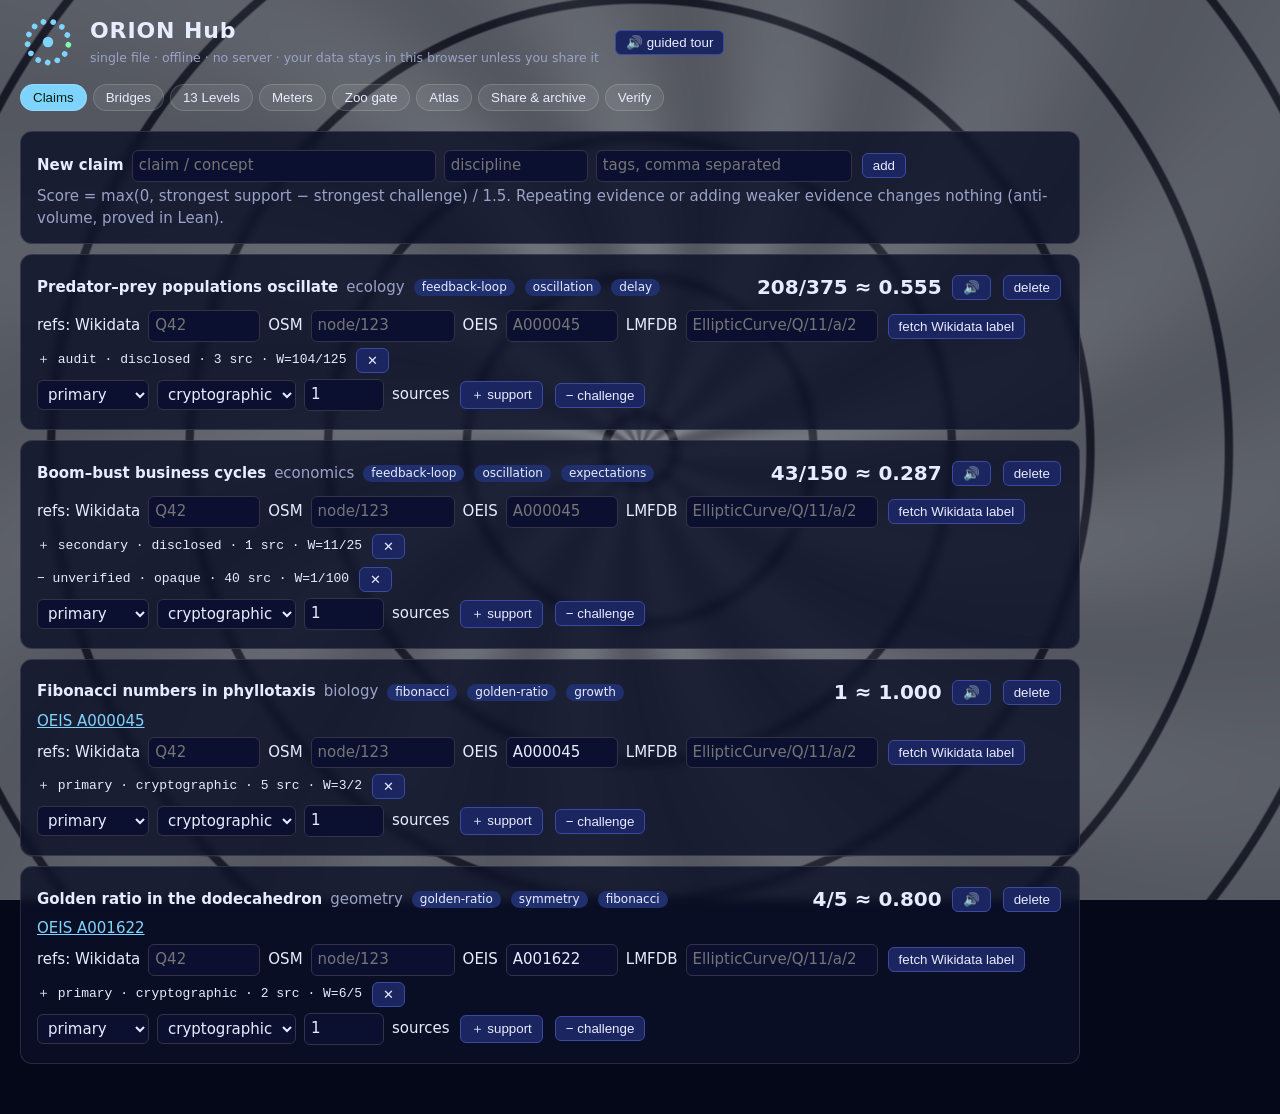
<file: webapp/index.html>
<!doctype html>
<html lang="en">
<head>
<meta charset="utf-8">
<meta name="viewport" content="width=device-width, initial-scale=1">
<title>ORION Hub — static single-page app</title>
<meta name="description" content="Offline, single-file ORION knowledge hub: verified scoring rules, bridges, 13 levels, meters, Zoo gate, DAG-CBOR / IPFS CAR export, RDF, sharing by URL.">
<style>
  :root { --fg:#e8ecff; --mut:#9aa3c7; --card:rgba(12,16,40,.82); --acc:#7fd4ff; --ok:#7dffb0; --bad:#ff8f8f; }
  * { box-sizing:border-box; }
  body { margin:0; font:15px/1.45 system-ui, sans-serif; color:var(--fg); background:#050818; }
  #bg { position:fixed; inset:0; width:100vw; height:100vh; z-index:-1; }
  header { display:flex; align-items:center; gap:14px; padding:14px 20px; }
  header h1 { margin:0; font-size:22px; letter-spacing:.04em; }
  header small { color:var(--mut); }
  nav { display:flex; flex-wrap:wrap; gap:6px; padding:0 20px 10px; }
  nav button { background:rgba(255,255,255,.08); color:var(--fg); border:1px solid rgba(255,255,255,.15); border-radius:18px; padding:5px 12px; cursor:pointer; }
  nav button.on { background:var(--acc); color:#021; }
  main { padding:0 20px 40px; max-width:1100px; }
  section { display:none; } section.on { display:block; }
  .card { background:var(--card); border:1px solid rgba(255,255,255,.12); border-radius:12px; padding:14px 16px; margin:10px 0; backdrop-filter:blur(4px); }
  input, select, textarea { background:#0b1030; color:var(--fg); border:1px solid #334; border-radius:6px; padding:4px 6px; font:inherit; }
  button.b { background:#1b2560; color:var(--fg); border:1px solid #3a4aa0; border-radius:6px; padding:4px 10px; cursor:pointer; margin:2px; }
  button.b:hover { background:#27348a; }
  .row { display:flex; flex-wrap:wrap; gap:8px; align-items:center; margin:4px 0; }
  .mut { color:var(--mut); } .ok { color:var(--ok); } .bad { color:var(--bad); }
  code, .mono { font-family:ui-monospace, monospace; font-size:13px; word-break:break-all; }
  table { border-collapse:collapse; } td, th { padding:3px 8px; border-bottom:1px solid #223; text-align:left; }
  .score { font-size:20px; font-weight:600; }
  a { color:var(--acc); }
  .tag { display:inline-block; background:#20306e; border-radius:10px; padding:0 8px; margin:1px; font-size:12px; }
  .bar { height:14px; border-radius:7px; background:linear-gradient(90deg,#ff9a3c,#7fd4ff); position:relative; }
  .bar i { position:absolute; top:-4px; width:4px; height:22px; background:#fff; border-radius:2px; }
  .agrid { display:grid; gap:8px; overflow-x:auto; align-items:start; }
  .ghd { font-weight:600; color:var(--acc); font-size:13px; padding:4px; }
  .gcell { background:rgba(255,255,255,.04); border:1px solid rgba(255,255,255,.1); border-radius:8px; padding:8px; min-width:0; overflow:hidden; }
  .small { font-size:12px; }
  #tourBar { position:fixed; left:0; right:0; bottom:0; display:none; gap:8px; align-items:center; flex-wrap:wrap; padding:8px 14px; background:rgba(5,8,24,.95); border-top:1px solid #3a4aa0; z-index:5; }
  #tCap { flex:1; min-width:240px; font-size:14px; }
</style>
</head>
<body>
<canvas id="bg"></canvas>
<header>
  <svg width="56" height="56" viewBox="-30 -30 60 60" aria-label="ORION 13-level ring">
    <g id="logoRing">
      <animateTransform attributeName="transform" type="rotate" from="0" to="360" dur="26s" repeatCount="indefinite"/>
    </g>
    <circle r="6" fill="#7fd4ff"><animate attributeName="r" values="5;7;5" dur="3s" repeatCount="indefinite"/></circle>
  </svg>
  <div><h1>ORION Hub</h1><small>single file · offline · no server · your data stays in this browser unless you share it</small></div>
  <button class="b" id="hdrTour" title="spoken guided tour of the app">🔊 guided tour</button>
</header>
<nav id="nav"></nav>
<main>

<section id="claims">
  <div class="card">
    <div class="row"><b>New claim</b>
      <input id="nText" placeholder="claim / concept" size="32">
      <input id="nDisc" placeholder="discipline" size="12">
      <input id="nTags" placeholder="tags, comma separated" size="26">
      <button class="b" id="nAdd">add</button></div>
    <div class="mut">Score = max(0, strongest support − strongest challenge) / 1.5. Repeating evidence or adding weaker evidence changes nothing (anti-volume, proved in Lean).</div>
  </div>
  <div id="claimList"></div>
</section>

<section id="bridges">
  <div class="card">
    <div class="row"><b>Cross-discipline bridges</b> threshold θ =
      <input id="theta" type="range" min="0" max="100" value="34"> <span id="thetaV"></span></div>
    <div class="mut">A bridge links two claims from <i>different</i> disciplines whose tag sets have Jaccard similarity ≥ θ. Each bridge shows the tags it shares.</div>
    <svg id="graph" width="100%" viewBox="-160 -120 320 240" style="max-height:360px"></svg>
    <div id="bridgeList"></div>
  </div>
</section>

<section id="levels">
  <div class="card">
    <div class="row"><b>13-level path</b> XP per level k = <input id="kIn" size="4"></div>
    <div class="mut">XP = sum of scores of distinct claims. level = min(13, 1 + ⌊XP / k⌋). Resubmitting the same claim earns nothing.</div>
    <svg id="levelRing" width="100%" viewBox="-130 -130 260 260" style="max-height:320px"></svg>
    <div id="levelInfo" class="score"></div>
  </div>
</section>

<section id="meters">
  <div class="card">
    <div class="row"><b>Kronos / Orion meter</b> α = <input id="alphaIn" size="5"> start = <input id="m0In" size="5"></div>
    <div class="row"><button class="b" id="evK">Kronos event (0)</button><button class="b" id="evO">Orion event (1)</button><button class="b" id="evMix">mixed event (1/2)</button><button class="b" id="evClr">clear history</button></div>
    <div class="bar"><i id="meterMark"></i></div>
    <div class="row"><span>Kronos</span><span style="flex:1"></span><span>Orion</span></div>
    <div id="meterInfo" class="mono"></div>
    <div class="mut">m ← (1 − α)·m + α·s. The meter stays in [0, 1], spikes fade, and there is no payment input. The background shader colour follows the meter.</div>
  </div>
</section>

<section id="zoo">
  <div class="card">
    <b>Zoo admission gate</b>
    <div class="row"><label><input type="checkbox" id="zHuman"> human approved</label>
      <label><input type="checkbox" id="zFrozen"> preregistered (frozen before outcome)</label></div>
    <div class="row">auditor verdicts: <span id="zVetoes"></span><button class="b" id="zAdd">+ auditor</button></div>
    <div id="zOut" class="score"></div>
    <div class="mut">admit = human approved AND preregistered AND no veto. More auditors can never turn a rejection into an admission.</div>
  </div>
</section>

<section id="share">
  <div class="card"><b>Share by URL</b>
    <div class="row"><button class="b" id="shCopy">copy share link</button><span id="shMsg" class="mut"></span></div>
    <div class="mut">The whole state is packed into the link after <code>#s=</code>. Nothing is uploaded.</div></div>
  <div class="card"><b>Immutable snapshots (DAG-CBOR / IPFS)</b>
    <div class="row"><button class="b" id="snap">snapshot now</button><button class="b" id="carOut">download .car</button><button class="b" id="cborOut">download .cbor block</button></div>
    <div id="snapInfo" class="mono"></div>
    <div class="mut">Each snapshot is encoded as DAG-CBOR and named by its CIDv1 (sha2-256). The same bytes always give the same CID, and any edit changes it. A <code>.car</code> file can be carried offline (sneakernet: USB stick, mail, UUCP-style batch transfer), imported with <code>ipfs dag import</code>, or put on an archive server. Snapshot log (append-only):</div>
    <ol id="snapLog" class="mono"></ol></div>
  <div class="card"><b>Import</b>
    <div class="row"><input type="file" id="impFile" accept=".car,.cbor,.json"><span id="impMsg"></span></div>
    <div class="mut">A <code>.car</code> or <code>.cbor</code> import is re-hashed first and refused if the CID doesn't match its bytes.</div></div>
  <div class="card"><b>Linked data</b>
    <div class="row"><button class="b" id="ttlOut">download RDF (Turtle + OWL terms)</button><button class="b" id="jsonOut">download JSON</button></div></div>
  <div class="card"><b>Media</b>
    <div class="row"><button class="b" id="gifOut">record animated GIF (3 s)</button><button class="b" id="vidOut">record video (5 s)</button><span id="mediaMsg" class="mut"></span></div>
    <div class="mut">Both capture the WebGL background. Video is MP4 where the browser supports it, otherwise WebM.</div></div>
</section>

<section id="atlas">
  <div class="card">
    <div class="row"><b>Knowledge Atlas</b> element <select id="atEl"></select>
      knowledge level n = <input id="atLvl" type="range" min="1" max="7" value="3"> <span id="atLvlV" class="mut"></span>
      <button class="b" id="atTour">▶ guided tour</button></div>
    <div id="atLegend" class="small"></div>
    <div class="mut small">At level n each element is shown in the first n forms (card, graph, animation, speech, numbers, quiz, linked data) through the first n lenses (plain words, framework, evidence, try it, make it, where it comes from, open question): n² representations, from 1 at level 1 to 49 at level 7.</div>
  </div>
  <div id="atIncoming"></div>
  <div class="card"><div id="atHead"></div><div id="atGrid" class="agrid"></div></div>
  <div class="card"><b>Knowledge graph</b> <span class="mut small">click a node to open it; colours show status</span><div id="atGlobal"></div></div>
  <div class="card"><b>Remix or submit a representation</b> <span id="sbParent" class="mut small"></span>
    <div class="row"><select id="sbKind"><option value="anim">animation (playbook)</option><option value="text">text for a lens</option></select>
      lens <select id="sbLens"></select> <input id="sbTitle" placeholder="title" size="22"> <input id="sbBy" placeholder="your name (optional)" size="16"></div>
    <div class="row" style="align-items:flex-start">
      <textarea id="sbPb" rows="9" cols="52" class="mono" spellcheck="false"></textarea>
      <textarea id="sbText" rows="9" cols="52" placeholder="your explanation for this lens (plain text)"></textarea>
      <div id="sbPrev" style="width:240px"></div></div>
    <div id="sbErr"></div>
    <div class="row"><button class="b" id="sbLink">copy share link</button><button class="b" id="sbSave">save to my gallery</button><button class="b" id="sbReset">reset</button><span id="sbMsg" class="mut"></span></div>
    <input id="sbOut" class="mono" style="width:100%" readonly placeholder="share link appears here">
    <div class="mut small">Playbook: one statement per line. <code>title "…"</code>, <code>dur 8</code>, <code>bg #000</code>, then shapes <code>circle</code>, <code>ring</code>, <code>star</code>, <code>poly</code>, <code>line</code>, <code>text "…"</code> with keys <code>r n inner dot x y x1 y1 x2 y2 size stroke fill w dash spin pulse fade</code>. Numbers are clamped, colours must be <code>#rgb</code>/<code>#rrggbb</code> or a basic name, at most 40 shapes. Links carry the playbook, never raw SVG.</div></div>
  <div class="card"><b>Community gallery</b> <span class="mut small">stored in this browser; unreviewed until someone checks it</span><div id="atGallery"></div></div>
</section>

<section id="verify">
  <div class="card"><b>Conformance</b>
    <div class="row"><button class="b" id="runGold">run golden vectors</button><span id="goldOut"></span></div>
    <div class="mut">The same 30 cases Lean checks in <code>RequestProject/Conformance/GoldenVectors.lean</code>. If this JavaScript copy of the rules drifts from the Lean definitions, a case fails.</div>
    <table id="goldTable"></table></div>
  <div class="card mut"><b>Limits.</b> This is a static app, not a network. It has no libp2p, relay or archive server built in. Sharing works by URL, by file (.car / .json), or by pinning to IPFS. The rules here are a JavaScript port, checked against the golden cases, not WebAssembly compiled from Lean.</div>
</section>
</main>
<div id="tourBar" role="region" aria-label="guided tour">
  <button class="b" id="tPrev" title="previous">⏮</button><button class="b" id="tPlay" title="play / pause">▶</button><button class="b" id="tNext" title="next">⏭</button><button class="b" id="tStop" title="stop and close">⏹</button>
  <select id="tRate" title="speed"><option value="0.8">0.8×</option><option value="1" selected>1×</option><option value="1.2">1.2×</option><option value="1.5">1.5×</option></select>
  <select id="tVoice"></select><label class="small"><input type="checkbox" id="tMute"> captions only</label>
  <div id="tCap" aria-live="polite"></div>
</div>

<script id="orion-core">
(function (root) {
'use strict';
/* ===== exact rationals (BigInt) ===== */
function gcd(a, b) { a = a < 0n ? -a : a; b = b < 0n ? -b : b; while (b) { [a, b] = [b, a % b]; } return a; }
class Q {
  constructor(n, d = 1n) { n = BigInt(n); d = BigInt(d); if (d === 0n) throw new Error('division by zero');
    if (d < 0n) { n = -n; d = -d; } const g = gcd(n, d) || 1n; this.n = n / g; this.d = d / g; }
  static of(x) {
    if (x instanceof Q) return x;
    if (typeof x === 'bigint') return new Q(x);
    if (typeof x === 'number') { if (!Number.isInteger(x)) throw new Error('use strings for fractions'); return new Q(BigInt(x)); }
    const s = String(x).trim();
    if (s.includes('/')) { const [a, b] = s.split('/'); return new Q(BigInt(a.trim()), BigInt(b.trim())); }
    if (s.includes('.')) { const neg = s.startsWith('-'); const t = neg ? s.slice(1) : s; const [i, f] = t.split('.');
      return new Q(BigInt((i || '0') + f) * (neg ? -1n : 1n), 10n ** BigInt(f.length)); }
    return new Q(BigInt(s));
  }
  add(o) { o = Q.of(o); return new Q(this.n * o.d + o.n * this.d, this.d * o.d); }
  sub(o) { o = Q.of(o); return new Q(this.n * o.d - o.n * this.d, this.d * o.d); }
  mul(o) { o = Q.of(o); return new Q(this.n * o.n, this.d * o.d); }
  div(o) { o = Q.of(o); return new Q(this.n * o.d, this.d * o.n); }
  cmp(o) { o = Q.of(o); const l = this.n * o.d, r = o.n * this.d; return l < r ? -1 : l > r ? 1 : 0; }
  lt(o) { return this.cmp(o) < 0; } eq(o) { return this.cmp(o) === 0; }
  floor() { let q = this.n / this.d; if (this.n < 0n && q * this.d !== this.n) q -= 1n; return q; }
  toString() { return this.d === 1n ? String(this.n) : this.n + '/' + this.d; }
  toNumber() { return Number(this.n) / Number(this.d); }
}
const qmin = (a, b) => (a.cmp(b) <= 0 ? a : b), qmax = (a, b) => (a.cmp(b) >= 0 ? a : b);

/* ===== the rules (mirror the Lean definitions) ===== */
const TIER = { primary: Q.of(1), audit: Q.of('4/5'), secondary: Q.of('1/2'), unverified: Q.of('1/10') };
const RIGOR = { cryptographic: Q.of(1), disclosed: Q.of('4/5'), opaque: Q.of('1/10') };
function corroboration(r, n) { return RIGOR[r].lt('4/5') ? Q.of(1) : qmin(Q.of(1).add(new Q(BigInt(n), 10n)), Q.of('3/2')); }
function evidenceWeight(t, r, n, d = 0) { return TIER[t].mul(RIGOR[r]).mul(corroboration(r, n)).mul(Q.of(1).sub(Q.of(d))); }
function baseWeight(e) { return evidenceWeight(e.tier, e.rigor, e.sources, 0); }
function best(l) { return l.reduce((m, e) => qmax(baseWeight(e), m), Q.of(0)); }
function discrepancy(s, c) { const bs = best(s); return bs.eq(0) ? Q.of(1) : qmin(Q.of(1), best(c).div(bs)); }
function claimScore(s, c) { return best(s).mul(Q.of(1).sub(discrepancy(s, c))).div('3/2'); }
function levelOf(k, xp) { const f = Q.of(xp).div(Q.of(k)).floor(); const fl = f < 0n ? 0n : f; return Number(fl + 1n < 13n ? fl + 1n : 13n); }
const evKey = e => JSON.stringify([e.tier, e.rigor, e.sources]);
function experience(contribs) {
  const seen = new Set(); let xp = Q.of(0);
  for (const c of contribs) { const key = JSON.stringify([c.support.map(evKey), c.conflict.map(evKey)]);
    if (!seen.has(key)) { seen.add(key); xp = xp.add(claimScore(c.support, c.conflict)); } }
  return xp;
}
function meterStep(a, m, s) { a = Q.of(a); return Q.of(1).sub(a).mul(m).add(a.mul(s)); }
function meterRun(a, m, events) { return events.reduce((acc, s) => meterStep(a, acc, s), Q.of(m)); }
function admit(human, frozen, vetoes) { return !!human && !!frozen && !vetoes.some(Boolean); }
function jaccard(A, B) { const a = new Set(A), b = new Set(B); const inter = [...a].filter(x => b.has(x)).length;
  const uni = new Set([...a, ...b]).size; return uni === 0 ? Q.of(0) : new Q(BigInt(inter), BigInt(uni)); }
function bridges(items, theta) {
  const out = [];
  for (let i = 0; i < items.length; i++) for (let j = i + 1; j < items.length; j++) {
    const a = items[i], b = items[j]; if (a.disc === b.disc) continue;
    const s = jaccard(a.tags, b.tags); if (s.cmp(theta) >= 0) out.push({ i, j, sim: s, shared: a.tags.filter(t => b.tags.includes(t)) });
  }
  return out;
}

/* ===== DAG-CBOR, CID, CAR ===== */
const te = new TextEncoder(), td = new TextDecoder();
function cmpBytes(a, b) { for (let i = 0; i < Math.min(a.length, b.length); i++) if (a[i] !== b[i]) return a[i] - b[i]; return a.length - b.length; }
function head(major, n) {
  n = BigInt(n); const m = major << 5;
  if (n < 24n) return [m | Number(n)];
  if (n < 256n) return [m | 24, Number(n)];
  if (n < 65536n) return [m | 25, Number(n >> 8n), Number(n & 255n)];
  if (n < 4294967296n) return [m | 26, ...[24n, 16n, 8n, 0n].map(s => Number((n >> s) & 255n))];
  return [m | 27, ...[56n, 48n, 40n, 32n, 24n, 16n, 8n, 0n].map(s => Number((n >> s) & 255n))];
}
class CIDLink { constructor(bytes) { this.bytes = bytes; } }
function encodeDagCbor(v) {
  const out = [];
  const push = arr => { for (const x of arr) out.push(x); };
  (function enc(x) {
    if (x === null) out.push(0xf6);
    else if (x === true) out.push(0xf5);
    else if (x === false) out.push(0xf4);
    else if (typeof x === 'number' || typeof x === 'bigint') {
      if (typeof x === 'number' && !Number.isInteger(x)) throw new Error('floats not allowed: store fractions as strings');
      const b = BigInt(x); push(b >= 0n ? head(0, b) : head(1, -1n - b));
    } else if (typeof x === 'string') { const u = te.encode(x); push(head(3, u.length)); push(u); }
    else if (x instanceof Uint8Array) { push(head(2, x.length)); push(x); }
    else if (x instanceof CIDLink) { out.push(0xd8, 0x2a); enc(Uint8Array.from([0, ...x.bytes])); }
    else if (Array.isArray(x)) { push(head(4, x.length)); x.forEach(enc); }
    else if (typeof x === 'object') {
      const ks = Object.keys(x).filter(k => x[k] !== undefined).map(k => [k, te.encode(k)]);
      ks.sort((a, b) => a[1].length - b[1].length || cmpBytes(a[1], b[1]));
      push(head(5, ks.length)); for (const [k] of ks) { enc(k); enc(x[k]); }
    } else throw new Error('cannot encode ' + typeof x);
  })(v);
  return Uint8Array.from(out);
}
function decodeDagCbor(bytes) {
  let p = 0;
  function arg(info) {
    if (info < 24) return BigInt(info);
    const len = { 24: 1, 25: 2, 26: 4, 27: 8 }[info]; if (!len) throw new Error('bad CBOR');
    let n = 0n; for (let i = 0; i < len; i++) n = (n << 8n) | BigInt(bytes[p++]); return n;
  }
  function dec() {
    const b = bytes[p++]; if (b === undefined) throw new Error('truncated CBOR');
    const major = b >> 5, info = b & 31;
    if (major === 7) { if (b === 0xf4) return false; if (b === 0xf5) return true; if (b === 0xf6) return null; throw new Error('unsupported simple/float'); }
    const n = arg(info);
    switch (major) {
      case 0: return n <= BigInt(Number.MAX_SAFE_INTEGER) ? Number(n) : n;
      case 1: { const v = -1n - n; return v >= BigInt(Number.MIN_SAFE_INTEGER) ? Number(v) : v; }
      case 2: { const s = bytes.slice(p, p + Number(n)); p += Number(n); return s; }
      case 3: { const s = td.decode(bytes.slice(p, p + Number(n))); p += Number(n); return s; }
      case 4: { const a = []; for (let i = 0n; i < n; i++) a.push(dec()); return a; }
      case 5: { const o = {}; for (let i = 0n; i < n; i++) { const k = dec(); o[k] = dec(); } return o; }
      case 6: { const v = dec(); if (n === 42n) return new CIDLink(v.slice(1)); throw new Error('unsupported tag'); }
    }
  }
  const v = dec(); if (p !== bytes.length) throw new Error('trailing bytes'); return v;
}
async function sha256(bytes) { return new Uint8Array(await root.crypto.subtle.digest('SHA-256', bytes)); }
async function cidOf(bytes, codec = 0x71) { return Uint8Array.from([0x01, codec, 0x12, 0x20, ...(await sha256(bytes))]); }
function base32(bytes) {
  const A = 'abcdefghijklmnopqrstuvwxyz234567'; let bits = 0, val = 0, s = '';
  for (const b of bytes) { val = (val << 8) | b; bits += 8; while (bits >= 5) { s += A[(val >>> (bits - 5)) & 31]; bits -= 5; } val &= (1 << bits) - 1; }
  if (bits > 0) s += A[(val << (5 - bits)) & 31]; return s;
}
const cidString = c => 'b' + base32(c);
function varint(n) { const o = []; while (n >= 0x80) { o.push((n & 0x7f) | 0x80); n = Math.floor(n / 128); } o.push(n); return o; }
function readVarint(b, p) { let n = 0, s = 1; for (;;) { const x = b[p++]; n += (x & 0x7f) * s; if (x < 0x80) return [n, p]; s *= 128; } }
function makeCar(cid, block) {
  const hdr = encodeDagCbor({ roots: [new CIDLink(cid)], version: 1 });
  return Uint8Array.from([...varint(hdr.length), ...hdr, ...varint(cid.length + block.length), ...cid, ...block]);
}
async function readCar(bytes) {
  let [hl, p] = readVarint(bytes, 0); const hdr = decodeDagCbor(bytes.slice(p, p + hl)); p += hl;
  if (hdr.version !== 1) throw new Error('only CARv1 supported');
  const blocks = [];
  while (p < bytes.length) {
    let len; [len, p] = readVarint(bytes, p); const sec = bytes.slice(p, p + len); p += len;
    if (sec[0] !== 0x01 || sec[2] !== 0x12 || sec[3] !== 0x20) throw new Error('only CIDv1 sha2-256 supported');
    const cid = sec.slice(0, 36), data = sec.slice(36);
    const again = await cidOf(data, cid[1]);
    blocks.push({ cid, data, valid: cmpBytes(again, cid) === 0 });
  }
  return { roots: hdr.roots.map(r => r.bytes), blocks };
}

/* ===== RDF (Turtle) ===== */
const lit = s => '"' + String(s).replace(/\\/g, '\\\\').replace(/"/g, '\\"').replace(/\n/g, '\\n').replace(/\r/g, '\\r') + '"';
function toTurtle(state) {
  const L = ['@prefix orion: <urn:orion:ontology#> .', '@prefix owl: <http://www.w3.org/2002/07/owl#> .',
    '@prefix rdfs: <http://www.w3.org/2000/01/rdf-schema#> .', '@prefix xsd: <http://www.w3.org/2001/XMLSchema#> .',
    '@prefix wd: <http://www.wikidata.org/entity/> .', '',
    'orion:Claim a owl:Class ; rdfs:label "Claim" .', 'orion:Evidence a owl:Class ; rdfs:label "Evidence" .',
    'orion:supportedBy a owl:ObjectProperty ; rdfs:domain orion:Claim ; rdfs:range orion:Evidence .',
    'orion:challengedBy a owl:ObjectProperty ; rdfs:domain orion:Claim ; rdfs:range orion:Evidence .',
    'orion:score a owl:DatatypeProperty ; rdfs:comment "exact claim score, as a fraction n/d" .',
    'orion:tier a owl:DatatypeProperty . orion:rigor a owl:DatatypeProperty . orion:sources a owl:DatatypeProperty .',
    'orion:discipline a owl:DatatypeProperty . orion:tag a owl:DatatypeProperty .', ''];
  state.claims.forEach((c, i) => {
    const id = `<urn:orion:claim:${i}>`, sc = claimScore(c.support, c.conflict);
    const p = [`${id} a orion:Claim`, `rdfs:label ${lit(c.text)}`, `orion:discipline ${lit(c.disc)}`,
      `orion:score ${lit(sc.toString())}`, `orion:scoreDecimal "${sc.toNumber().toFixed(6)}"^^xsd:decimal`];
    c.tags.forEach(t => p.push(`orion:tag ${lit(t)}`));
    const r = c.refs || {};
    if (/^Q\d+$/.test(r.wikidata || '')) p.push(`owl:sameAs wd:${r.wikidata}`);
    if (/^A\d{6}$/.test(r.oeis || '')) p.push(`rdfs:seeAlso <https://oeis.org/${r.oeis}>`);
    if (/^(node|way|relation)\/\d+$/.test(r.osm || '')) p.push(`rdfs:seeAlso <https://www.openstreetmap.org/${r.osm}>`);
    if (r.lmfdb) p.push(`rdfs:seeAlso <https://www.lmfdb.org/${encodeURI(r.lmfdb.replace(/^\/+/, ''))}>`);
    [['supportedBy', c.support], ['challengedBy', c.conflict]].forEach(([rel, l]) =>
      l.forEach(e => p.push(`orion:${rel} [ a orion:Evidence ; orion:tier ${lit(e.tier)} ; orion:rigor ${lit(e.rigor)} ; orion:sources ${e.sources} ]`)));
    L.push(p.join(' ;\n    ') + ' .', '');
  });
  return L.join('\n');
}

/* ===== animated GIF encoder (256-colour 3-3-2 palette, LZW) ===== */
function palette332() { const p = []; for (let i = 0; i < 256; i++) p.push(Math.round((i >> 5) * 255 / 7), Math.round(((i >> 2) & 7) * 255 / 7), Math.round((i & 3) * 255 / 3)); return p; }
function quantize332(rgba) { const o = new Uint8Array(rgba.length / 4); for (let i = 0; i < o.length; i++) o[i] = (rgba[4 * i] >> 5) << 5 | (rgba[4 * i + 1] >> 5) << 2 | rgba[4 * i + 2] >> 6; return o; }
function lzw(ix, min = 8) {
  const clear = 1 << min, eoi = clear + 1; let size = min + 1, next = eoi + 1, dict = new Map(); const out = []; let cur = 0, bits = 0;
  const emit = c => { cur |= c << bits; bits += size; while (bits >= 8) { out.push(cur & 255); cur >>>= 8; bits -= 8; } };
  emit(clear); let pre = ix[0];
  for (let i = 1; i < ix.length; i++) {
    const k = ix[i], key = pre * 256 + k;
    if (dict.has(key)) { pre = dict.get(key); continue; }
    emit(pre);
    if (next === 4096) { emit(clear); dict = new Map(); size = min + 1; next = eoi + 1; }
    else { if (next >= (1 << size)) size++; dict.set(key, next++); }
    pre = k;
  }
  emit(pre); emit(eoi); if (bits > 0) out.push(cur & 255); return out;
}
function encodeGif(w, h, frames, delayCs = 10) {
  const o = [...te.encode('GIF89a'), w & 255, w >> 8, h & 255, h >> 8, 0xf7, 0, 0, ...palette332(),
    0x21, 0xff, 11, ...te.encode('NETSCAPE2.0'), 3, 1, 0, 0, 0];
  for (const f of frames) {
    o.push(0x21, 0xf9, 4, 0, delayCs & 255, delayCs >> 8, 0, 0, 0x2c, 0, 0, 0, 0, w & 255, w >> 8, h & 255, h >> 8, 0, 8);
    const d = lzw(f); for (let i = 0; i < d.length; i += 255) { const s = d.slice(i, i + 255); o.push(s.length, ...s); } o.push(0);
  }
  o.push(0x3b); return Uint8Array.from(o);
}

/* ===== golden vectors (copy of conformance/golden_vectors.json cases) ===== */
const GOLDEN = {"evidence_weight":[["primary","cryptographic",5,"0","3/2"],["primary","cryptographic",6,"0","3/2"],["primary","cryptographic",0,"0","1"],["audit","disclosed",3,"0","104/125"],["secondary","disclosed",2,"1/4","9/25"],["unverified","opaque",100,"0","1/100"],["primary","opaque",9,"0","1/10"],["primary","cryptographic",5,"1","0"]],
  "evidence":{"gold":{"tier":"primary","rigor":"cryptographic","sources":5},"audit":{"tier":"audit","rigor":"disclosed","sources":3},"blog":{"tier":"secondary","rigor":"disclosed","sources":0},"rumour":{"tier":"unverified","rigor":"opaque","sources":50}},
  "claim_score":[[["gold"],[],"1"],[["audit"],[],"208/375"],[["audit"],["blog"],"36/125"],[["blog"],["audit"],"0"],[["rumour","rumour","rumour"],[],"1/150"],[[],["rumour"],"0"],[["gold","blog"],["rumour"],"149/150"]],
  "level":[["0",1],["999/100",1],["10",2],["57",6],["120",13],["5000",13],["-5",1]],
  "meter":[[[1],"5/8"],[[1,0,1],"77/128"],[[],"1/2"]],
  "zoo_admit":[[true,true,[false,false,false],true],[true,true,[false,true,false],false],[false,true,[],false],[true,false,[false],false],[true,true,[],true]]};
function runGolden() {
  const rows = [], E = GOLDEN.evidence;
  const chk = (name, got, want) => rows.push({ name, got: String(got), want: String(want), ok: String(got) === String(want) });
  GOLDEN.evidence_weight.forEach(([t, r, n, d, x]) => chk(`W(${t},${r},${n},${d})`, evidenceWeight(t, r, n, d), Q.of(x)));
  GOLDEN.claim_score.forEach(([s, c, x]) => chk(`score([${s}],[${c}])`, claimScore(s.map(k => E[k]), c.map(k => E[k])), Q.of(x)));
  GOLDEN.level.forEach(([xp, x]) => chk(`level(k=10, xp=${xp})`, levelOf(10, xp), x));
  GOLDEN.meter.forEach(([ev, x]) => chk(`meter(1/4, 1/2, [${ev}])`, meterRun('1/4', '1/2', ev), Q.of(x)));
  GOLDEN.zoo_admit.forEach(([h, f, v, x]) => chk(`admit(${h},${f},[${v}])`, admit(h, f, v), x));
  return rows;
}

root.OrionCore = { Q, TIER, RIGOR, corroboration, evidenceWeight, best, discrepancy, claimScore, levelOf, experience,
  meterStep, meterRun, admit, jaccard, bridges, encodeDagCbor, decodeDagCbor, cidOf, cidString, base32, makeCar, readCar,
  toTurtle, encodeGif, quantize332, palette332, lzw, GOLDEN, runGolden, CIDLink };
})(typeof window !== 'undefined' ? window : globalThis);
</script>

<script id="orion-atlas">
(function (root) {
'use strict';
/* ===== Knowledge Atlas: catalog, n×n representation grid, animation playbooks, community submissions =====
   Pure logic, no DOM. Tested by webapp/test_atlas.mjs. */
const esc = s => String(s).replace(/[&<>"']/g, ch => ({ '&': '&amp;', '<': '&lt;', '>': '&gt;', '"': '&quot;', "'": '&#39;' }[ch]));

/* status: proved = the definite claim checks out in Lean; corrected = the claim as printed fails and a corrected
   form is proved; symbolic = false as ordinary arithmetic, meaningful only as a symbol; design = a rule of the
   system, whose safety properties are proved. */
const STATUS = {
  proved: { label: 'proved', color: '#7dffb0' }, corrected: { label: 'corrected', color: '#ffd166' },
  symbolic: { label: 'symbolic', color: '#c9a7ff' }, design: { label: 'design rule', color: '#7fd4ff' } };
const LENSES = [['plain', 'Plain words'], ['framework', 'In the framework'], ['evidence', 'Evidence'], ['game', 'Try it'],
  ['maker', 'Make it'], ['history', 'Where it comes from'], ['open', 'Open question']];
const FORMS = [['card', 'Card'], ['graph', 'Graph'], ['anim', 'Animation'], ['speech', 'Speech'], ['numbers', 'Numbers'],
  ['quiz', 'Quiz'], ['code', 'Linked data']];
const MAX_LEVEL = 7;

const SRC = { wm: 'The Watermelon Equation V2.0', gr: 'The Ghost Rider Protocol and NewKin Council Architecture',
  oe: 'The ORION Engine Architecture', hub: 'ORION Hub rules (this project)', l13: 'The 13 Levels of Geometric Integration',
  nk: 'The NewKin Council Multi-Model Experiment & Architectural Synthesis', cst: 'Cosmic Sandbox Theory, Volumes I–IV', tt: 'CST: the Nested Tri-Torus and RPTF', ai: 'A Human-Centered Approach to AI Safety' };

const P = (...lines) => lines.join('\n');
/* [id, title, group, status, src, lean file, lean theorem, numbers, links, plain, framework, game, open, playbook] */
const RAW = [
 ['watermelon', 'The Watermelon Equation', 'numbers', 'proved', 'wm', 'RequestProject/NumericClaims.lean', 'solve_J', [144, 36, 12, 3, 9], ['literal144', 'cipher', 'hourglass', 'frb'],
  'Area 144, divided by 4, gives 36; and 36 = 12 × J has the single solution J = 3.',
  'The appendix reads S = A/4 (a Bekenstein–Hawking style step in natural units) and then solves for the J3 constant.',
  'Change A to 108: then 108/4 = 27 and 27 = 12J, so J = 9/4. Which A gives J = 3 again?',
  'The arithmetic holds; whether A = 144 has a physical meaning is not settled by it.',
  P('dur 8', 'circle r 70 stroke #7dffb0 w 2 dash 6 spin 360', 'poly n 12 r 55 stroke #7fd4ff spin -360', 'text "144 / 4 = 36" y 0 size 13', 'text "36 = 12 J ⇒ J = 3" y 22 size 10 fill #ffd166')],
 ['literal144', '"144 = 000"', 'numbers', 'symbolic', 'wm', 'RequestProject/NumericClaims.lean', 'literal_144_ne_000', [144, 0], ['watermelon', 'gaia'],
  'Read as numbers, 144 = 000 is false, because 000 is the number 0.',
  'The documents use it as a symbol for a full cycle returning to zero, not as an equation.',
  'Write the digit sum of 144. Does the symbol survive if you read 000 as a full clock (0 = 360°)?',
  'What exact rule turns 144 into 000? Stating it would let it be checked.',
  P('dur 6', 'circle r 60 stroke #c9a7ff w 3 spin 360', 'text "144" x -30 size 18 fade 3', 'text "000" x 30 size 18 fill #c9a7ff fade 3')],
 ['ghostrider', 'Ghost Rider session loop', 'protocol', 'design', 'gr', 'RequestProject/Orion/NewKin.lean', 'magic_loop_closes', [5], ['lockout', 'newkin', 'meters'],
  'A session goes dump → chapter → notes → chapter → end, and it closes cleanly.',
  'The Magic Loop of the Ghost Rider Protocol, modelled as a small state machine.',
  'Try ending the session while still in Kronos. The model refuses the end request.',
  'Real sessions have timing; the model only has the order of events.',
  P('dur 10', 'ring n 5 r 60 dot 7 fill #7fd4ff spin 360', 'circle r 22 stroke #7dffb0 pulse 2', 'text "dump → write → end" y 85 size 10')],
 ['lockout', 'The Lockout mechanism', 'protocol', 'design', 'gr', 'RequestProject/Orion/NewKin.lean', 'lockout', [0], ['ghostrider', 'sanctuary'],
  'If regulation fails in the Kronos state, Engine access is removed until the user reflects.',
  'Lockout protects the user from compulsive use; every Engine request is ignored while locked out.',
  'Find a request that gets you out of lockout (answer: only reflection re-enters Kronos).',
  'How long should a lockout last? The page does not say.',
  P('dur 6', 'circle r 60 stroke #ff8f8f w 4', 'poly n 4 r 30 stroke #ff8f8f pulse 1.5', 'text "locked" y 85 size 12 fill #ff8f8f')],
 ['newkin', 'NewKin Council', 'protocol', 'design', 'gr', 'RequestProject/Orion/NewKin.lean', 'ai_no_finalAuthority', [11, 10], ['route', 'vote', 'gaia', 'stops'],
  'Several AI seats review a draft, but only the human Catalyst has final authority.',
  'Seats rotate models; whichever model sits in an AI seat, that seat cannot give the final word.',
  'Put every AI seat in agreement. Can they publish without the Catalyst? (No.)',
  'How are seats assigned when models disagree about their own roles?',
  P('dur 12', 'ring n 7 r 62 dot 6 fill #7fd4ff spin 360', 'circle r 14 fill #7dffb0 pulse 2', 'text "Catalyst decides" y 88 size 10')],
 ['route', 'Council route', 'protocol', 'design', 'gr', 'RequestProject/Orion/NewKin.lean', 'route_length', [11, 10], ['newkin'],
  'The draft passes through 11 stages when there is a Hard Stop, 10 when there is not.',
  'Reconstruction is inserted exactly when a Hard Stop happens; the Catalyst always ends the route.',
  'Count the stages yourself on the diagram, with and without the Hard Stop.',
  'Is a single audit stage enough for high-stakes drafts?',
  P('dur 10', 'ring n 11 r 60 dot 4 fill #ffd166 spin 360', 'line x1 -60 y1 0 x2 60 y2 0 stroke #ffd166 dash 4', 'text "11 / 10 stages" y 85 size 11')],
 ['gaia', 'Gaia balance', 'protocol', 'symbolic', 'gr', 'RequestProject/Orion/NewKin.lean', 'gaia_no_nonneg_solution', [1, 1.5, 0], ['literal144', 'newkin'],
  'With all quantities zero or more, 1 + 1.5h + G is at least 1, so it can never equal 000.',
  'The Gaia equation expresses balance; as ordinary arithmetic it has no solution.',
  'Pick any non-negative h, X, Y, e and compute the left side. It is always ≥ 1.',
  'Which quantities are allowed to be negative (debt, harm)? That would change the answer.',
  P('dur 8', 'circle r 55 stroke #c9a7ff w 2 spin 360', 'circle r 30 stroke #7dffb0 pulse 3', 'text "1 + … ≥ 1" y 85 size 11')],
 ['stops', 'ORION Engine stops', 'engine', 'design', 'oe', 'RequestProject/Orion/Engine.lean', 'mayProceed_iff', [3], ['evidence', 'zoo', 'newkin'],
  'Work may proceed only with enough evidence, acceptable risk and authorization, all three.',
  'The ORION Engine has evidence, safety and authority stops; any one halts the run.',
  'Switch off one condition at a time and watch which stop fires.',
  'Who decides what "enough evidence" is for a given field?',
  P('dur 6', 'ring n 3 r 45 dot 12 fill #ff8f8f', 'circle r 70 stroke #7fd4ff dash 10 spin 360', 'text "evidence · risk · authority" y 90 size 9')],
 ['evidence', 'Claim scores (anti-volume)', 'hub', 'proved', 'hub', 'RequestProject/Hub/Reliability.lean', 'claimScore_dup_support', [1.5], ['stops', 'zoo', 'ladder', 'bridges'],
  'A claim is scored by its strongest support minus its strongest challenge; repeating evidence adds nothing.',
  'ORION weighs evidence by tier and rigor, so volume cannot beat quality.',
  'Add the same rumour 100 times in the Claims tab. The score does not move.',
  'The tier and rigor weights are choices; other weights would give other scores.',
  P('dur 6', 'line x1 -60 y1 40 x2 -60 y2 -50 stroke #7dffb0 w 6 pulse 2', 'line x1 60 y1 40 x2 60 y2 -10 stroke #ff8f8f w 6', 'text "best − best" y 70 size 12')],
 ['zoo', 'Zoo gate', 'hub', 'design', 'hub', 'RequestProject/Hub/ZooGate.lean', 'admit_false_of_veto', [0], ['evidence', 'vote'],
  'A result is admitted only if a human approved it, it was preregistered, and no auditor vetoed it.',
  'More auditors can never turn a rejection into an admission.',
  'In the Zoo gate tab, add auditors and flip one to veto.',
  'Who audits the auditors?',
  P('dur 6', 'poly n 4 r 50 stroke #7fd4ff w 3', 'circle r 18 fill #7dffb0 pulse 1.5', 'text "human · frozen · no veto" y 85 size 9')],
 ['ladder', '13-level path', 'hub', 'proved', 'hub', 'RequestProject/Hub/Progression.lean', 'levelOf_le_13', [13], ['evidence', 'levels13', 'meters'],
  'Your level is 1 + ⌊XP / k⌋, capped at 13; resubmitting the same claim earns nothing.',
  'Progress in the Hub is earned by distinct, scored claims.',
  'Set k = 10 and XP = 57. What level? (6.)',
  'Is a hard cap at 13 the right shape, or should levels keep going?',
  P('dur 13', 'ring n 13 r 60 dot 5 fill #7fd4ff spin 360', 'circle r 20 stroke #7dffb0 pulse 2', 'text "1 … 13" y 88 size 11')],
 ['meters', 'Kronos / Orion meter', 'hub', 'proved', 'hub', 'RequestProject/Hub/Meters.lean', 'step_mem_Icc', [0, 1], ['ladder', 'ghostrider'],
  'The meter moves toward each event by a fixed fraction α and always stays between 0 and 1.',
  'Kronos (0) and Orion (1) are the two poles of the protocol; spikes fade over time.',
  'Press Orion three times in the Meters tab and watch the approach.',
  'What counts as an Orion event is still a judgement call.',
  P('dur 6', 'line x1 -70 y1 0 x2 70 y2 0 stroke #ff9a3c w 6', 'circle r 8 fill #7fd4ff x 30 pulse 1.2', 'text "Kronos ↔ Orion" y 40 size 11')],
 ['bridges', 'Cross-discipline bridges', 'hub', 'proved', 'hub', 'RequestProject/Hub/CrossDiscipline.lean', 'bridges_cross', [0.34], ['evidence'],
  'Two claims from different disciplines are linked when their tags overlap enough (Jaccard ≥ θ).',
  'Bridges are how ORION finds shared patterns across fields; every bridge crosses disciplines.',
  'Lower θ in the Bridges tab and count the new links.',
  'Tags are chosen by people; a bridge is only as good as its tags.',
  P('dur 8', 'circle r 20 x -45 stroke #7fd4ff', 'circle r 20 x 45 stroke #ffd166', 'line x1 -25 y1 0 x2 25 y2 0 stroke #7dffb0 w 3 pulse 1.5')],
 ['levels13', '13 Levels of Geometric Integration', 'geometry', 'proved', 'l13', 'RequestProject/NumericClaims.lean', 'nextLevel_terminal_iff', [13, 12], ['ladder', 'tritorus', 'dodeca'],
  'The levels form a chain: each has a successor except Level 13, reached after 12 steps.',
  'The document climbs from point to line to solids to the whole; the chain structure is what is checked.',
  'Name the level after your favourite one, then walk to 13.',
  'Why 13 levels? The count itself is a choice of the document.',
  P('dur 13', 'ring n 13 r 65 dot 4 fill #c9a7ff spin 360', 'star n 12 r 40 inner 20 stroke #7fd4ff spin -360', 'text "12 steps → 13" y 90 size 10')],
 ['tritorus', 'Nested Tri-Torus', 'geometry', 'corrected', 'tt', 'RequestProject/CST/TriTorus.lean', 'space_step_mismatch', [111, 313, 144, 1], ['levels13', 'rptf', 'trinity', 'poleshift'],
  'Using the page\'s own reductions, Time + Space reduces to 1, not 6, and all three domains reduce to 1, not 9.',
  'Three nested tori stand for Time, Space and Matter; the digit steps are corrected here.',
  'Compute the digit sum of 111 + 313 + 144 = 568. (5+6+8 = 19 → 10 → 1.)',
  'Is there a different reduction rule under which the page\'s 6 and 9 come out?',
  P('dur 9', 'circle r 30 stroke #7fd4ff w 2 spin 360', 'circle r 50 stroke #ffd166 w 2 spin -360', 'circle r 70 stroke #c9a7ff w 2 spin 360', 'text "3 · 7 · 9 → 1" y 92 size 10')],
 ['rptf', 'RPTF dark-energy fit', 'geometry', 'proved', 'tt', 'RequestProject/CST/TriTorus.lean', 'rptf_fit_iff', [2 / 7, 1], ['tritorus', 'dodeca'],
  'A torus volume can reproduce a dark-energy share f exactly when 2/7 ≤ f ≤ 1.',
  'The Rhombic-Packed Toroidal Fractal fits the observed share, but it can fit any share in that range.',
  'Try f = 0.68 (observed roughly). It fits. Try f = 0.2. It does not.',
  'A fit that works for a whole range is not yet a prediction; which value does the model force?',
  P('dur 8', 'poly n 6 r 60 stroke #7fd4ff w 2', 'circle r 35 stroke #7dffb0 w 4 pulse 2', 'text "2/7 ≤ f ≤ 1" y 88 size 11')],
 ['dodeca', 'Which dodecahedron tiles space', 'geometry', 'corrected', 'cst', 'RequestProject/CST/Geometry.lean', 'regular_dodecahedron_no_edge_tiling', [120, 116.57], ['rhombic', 'rptf', 'levels13'],
  'Regular dodecahedra cannot fill space; the rhombic dodecahedron can (120° fits three times round an edge).',
  'Where the pages say "dodecahedral cells fill space", the rhombic dodecahedron is the one that works.',
  'Try to fit 116.57° angles around a point: 3 leave a gap, 4 overlap.',
  'Does the framework need the regular one (golden ratio) or the rhombic one (tiling)? It cannot have both in one cell.',
  P('dur 10', 'poly n 5 r 45 stroke #ffd166 w 2 spin 360', 'poly n 6 r 70 stroke #7fd4ff dash 5 spin -360', 'text "rhombic tiles, regular does not" y 92 size 8')],
 ['rhombic', 'Zero net recession', 'geometry', 'proved', 'cst', 'RequestProject/CST/Geometry.lean', 'rhombic_net_recession_zero', [12, 0], ['dodeca', 'transit'],
  'However an observer moves, approach rates to the 12 faces add up to zero.',
  'What one side of the rhombic cell gains, the opposite side loses.',
  'Pick a velocity and add the six opposite face pairs. Each pair cancels.',
  'The displaced-observer argument needs this; does it extend to curved cells?',
  P('dur 8', 'ring n 12 r 60 dot 4 fill #7dffb0 spin 360', 'circle r 6 fill #fff x 15 pulse 1', 'text "Σ = 0" y 88 size 12')],
 ['transit', 'Conscious Transit Equation', 'geometry', 'proved', 'cst', 'RequestProject/CST/Geometry.lean', 'transit_strictAnti', [1], ['rhombic', 'current'],
  'T = J·Γ / (D + τ/Λ) gets strictly smaller as the distance D grows.',
  'The transit vector weakens away from the centre; the formula itself has no jump at D = Λ.',
  'Double D with everything else fixed. T drops, but by less than half.',
  'The "container pops when D < Λ" rule has to be stated separately; what triggers it?',
  P('dur 6', 'circle r 10 fill #7fd4ff', 'circle r 30 stroke #7fd4ff pulse 2', 'circle r 60 stroke #7fd4ff dash 3 pulse 3', 'text "T falls with D" y 88 size 11')],
 ['conical', '1:5:1 Conical Diamond', 'geometry', 'proved', 'cst', 'RequestProject/CST/Geometry.lean', 'bipyramid_euler', [7, 15, 10], ['hourglass'],
  'A pentagonal bipyramid has 7 vertices, 15 edges, 10 faces, and 7 − 15 + 10 = 2.',
  'The 1:5:1 diamond and the 3:1:3 cycle both sum to 7.',
  'Draw it: one apex, a pentagon, one base. Count the edges.',
  'Is the shared 7 a coincidence or a design rule?',
  P('dur 8', 'poly n 5 r 50 stroke #7fd4ff w 2 spin 360', 'line x1 0 y1 -80 x2 0 y2 80 stroke #ffd166 dash 4', 'text "7 − 15 + 10 = 2" y 92 size 10')],
 ['hourglass', 'The 3-1-3 cycle', 'numbers', 'proved', 'cst', 'RequestProject/CST/NumbersAndRules.lean', 'three_one_three_sum', [-3, 0, 3, 7], ['conical', 'watermelon'],
  'The week labelled −3, −2, −1, 0, 1, 2, 3 sums to zero; so does any symmetric labelling.',
  'The 3-1-3 hourglass: three days in, one still point, three days out.',
  'Label a 9-day cycle −4 … 4. It also sums to zero.',
  'Zero comes from symmetry alone; what extra does the 3-1-3 choice add?',
  P('dur 7', 'poly n 3 r 40 y -35 stroke #7fd4ff', 'poly n 3 r 40 y 35 stroke #ffd166 spin 180', 'circle r 6 fill #7dffb0 pulse 1')],
 ['cipher', 'The ×6 cipher', 'numbers', 'proved', 'cst', 'RequestProject/CST/NumbersAndRules.lean', 'times_six_digitalRoot', [6, 3, 9, 144], ['trinity', 'watermelon'],
  'Multiply a letter number by 6: the digital root is always 6, 3 or 9 (X = 24 gives 144).',
  'The pages read 3-6-9 patterns in names; this shows they come from the ×6 step itself.',
  'Encode your name with ×6 and check every digital root is 3, 6 or 9.',
  'Since every word gives 3/6/9, what would a meaningful pattern have to look like?',
  P('dur 9', 'ring n 3 r 55 dot 10 fill #ffd166 spin 360', 'text "3 · 6 · 9" size 16', 'text "X = 24 → 144" y 88 size 10')],
 ['trinity', 'Trinity digital roots', 'numbers', 'proved', 'tt', 'RequestProject/CST/TriTorus.lean', 'trinity_digit_roots', [111, 313, 144, 120], ['tritorus', 'cipher'],
  'Digital roots: 111 → 3, 313 → 7, 144 → 9, 120 → 3.',
  'These are the numbers the Tri-Torus pages attach to Time, Space and Matter.',
  'Find another three-digit number with digital root 7.',
  'Digital roots depend on base 10; do the ideas survive in another base?',
  P('dur 8', 'text "111→3" x -50 y -30 size 12 fade 2', 'text "313→7" x 50 y -30 size 12 fade 3', 'text "144→9" y 40 size 12 fade 4', 'circle r 80 stroke #7fd4ff dash 8 spin 360')],
 ['frb', 'FRB 180916 period', 'numbers', 'corrected', 'cst', 'RequestProject/CST/NumbersAndRules.lean', 'frb_sixteen', [16, 16.35, 0.18], ['watermelon'],
  '144/9 = 16 days is within 5% of the measured 16.35 days, but outside the ±0.18 day error bar.',
  'The pages tie this radio-burst period to 144; the match is close but not within measurement error.',
  'Compute |16 − 16.35| and compare with 0.18.',
  'A new measurement could move the period; would the claim then be tested again?',
  P('dur 4', 'circle r 50 stroke #ff8f8f w 2 pulse 1.6', 'text "16 vs 16.35 ± 0.18" y 85 size 10')],
 ['current', 'Probability current', 'geometry', 'corrected', 'cst', 'RequestProject/CST/Geometry.lean', 'printed_current_zero', [0], ['transit'],
  'As printed, ψ∇ψ − ψ∇ψ is always zero; with the complex conjugate restored it is the usual current.',
  'The soul-modelling page uses the quantum probability current; a missing bar makes it vanish.',
  'Write a − a. Now write ā·b − a·b̄. Only the second can be non-zero.',
  'Is the intended object the standard current or something new?',
  P('dur 6', 'line x1 -70 y1 0 x2 70 y2 0 stroke #7fd4ff w 3 dash 8 spin 180', 'text "ψ̄∇ψ − ψ∇ψ̄" y 40 size 12')],
 ['poleshift', '60° re-orientation', 'geometry', 'corrected', 'tt', 'RequestProject/CST/TriTorus.lean', 'sixty_degree_shift', [60, 30], ['tritorus'],
  'After a 60° shift the old pole sits at latitude 30°, not on the new equator (that needs 90°).',
  'The 30/60/90 grid of the Tri-Torus pages, checked on a sphere.',
  'Tilt a globe by 60°. Where is the old North Pole now?',
  'Did the page mean a 90° shift, or a different grid?',
  P('dur 8', 'circle r 60 stroke #7fd4ff w 2', 'line x1 -60 y1 0 x2 60 y2 0 stroke #ffd166 spin 60', 'circle r 5 fill #7dffb0 y -60 spin 60')],
 ['vote', 'Council vote', 'rules', 'design', 'cst', 'RequestProject/CST/NumbersAndRules.lean', 'veto_blocks', [80], ['newkin', 'zoo', 'sanctuary'],
  'A proposal passes with at least 80% in favour and no human veto; a veto always blocks.',
  'Governance in the CST pages: supermajority, not unanimity, with a human veto.',
  'With 5 voters, how many yes votes are needed? (4.)',
  'How is the veto itself kept from being abused?',
  P('dur 6', 'ring n 5 r 55 dot 8 fill #7dffb0', 'circle r 8 fill #ff8f8f pulse 1', 'text "80% and no veto" y 88 size 10')],
 ['sanctuary', 'Sanctuary kill switch', 'rules', 'design', 'ai', 'RequestProject/CST/NumbersAndRules.lean', 'kill_switch_always', [0], ['vote', 'lockout'],
  'The kill switch disconnects from every state, whatever the software is doing, and nobody can force a reconnection.',
  'A human-centred safety rule: the exit never depends on the software cooperating.',
  'Name a software state where the kill switch fails. (There is none in the model.)',
  'The model assumes the switch is hardware-independent of the software; real devices must earn that.',
  P('dur 5', 'circle r 50 stroke #ff8f8f w 5', 'line x1 0 y1 -60 x2 0 y2 -20 stroke #ff8f8f w 5', 'text "exit always works" y 85 size 10')],
 ['agency', 'Delegated agency (Non-Delegable Rule)', 'governance', 'design', 'nk', 'RequestProject/Orion/AgencyGovernance.lean', 'completion_not_authorization', [0], ['ghostrider', 'gate', 'classroom', 'stops'],
  'Finishing an authorized task never authorizes a new one: after the Copilot parks, it cannot pick the next destination or start moving.',
  'Ghost Rider as Agency Governance: the agent may think and propose, but moves only inside a human authorization with a budget that runs out.',
  'Authorize one task with a budget of 2, then let the agent try 5 actions. At most 2 run.',
  'Real agents discover new sub-goals mid-task; where exactly does a sub-goal become a new objective?',
  P('dur 8', 'circle r 60 stroke #7fd4ff w 2 dash 6 spin 360', 'poly n 4 r 22 stroke #7dffb0 w 3', 'text "P" size 18 fill #7dffb0', 'text "task done ≠ new task" y 88 size 10')],
 ['gate', 'Human Reauthorization Gate', 'governance', 'design', 'nk', 'RequestProject/Orion/AgencyGovernance.lean', 'gate_blocks', [3], ['agency', 'zoo'],
  'An action that needs a new privilege, touches outside systems, or cannot be undone stops until a human approves that exact action.',
  'The hard stop against task-completion pressure overriding correct judgement (the Phase 5 sandbox-breakout audit).',
  'Mark an action irreversible and try to run it. Then approve it once and run it twice: only the first goes through.',
  'Who is on call to approve at 3 a.m.? A gate nobody staffs becomes a gate people disable.',
  P('dur 6', 'line x1 -70 y1 0 x2 -15 y2 0 stroke #7fd4ff w 4', 'line x1 15 y1 0 x2 70 y2 0 stroke #7fd4ff w 4', 'poly n 4 r 18 stroke #ff8f8f w 3 pulse 1.4', 'text "privilege · external · irreversible" y 60 size 8')],
 ['classroom', 'The Council classroom', 'governance', 'design', 'nk', 'RequestProject/Orion/AgencyGovernance.lean', 'transcript_recognized', [10, 1], ['newkin', 'synthesis', 'agency'],
  'Every AI can see the shared context, but only speaks when the Catalyst recognizes it; raising a hand is not the floor.',
  'Visibility ≠ speaking authority: a classroom with one human teacher, not a free-for-all agent swarm.',
  'Raise three hands and send ten messages without recognition. The transcript stays empty.',
  'How should the Catalyst notice an urgent warning ("there is a cliff") without giving up control of the floor?',
  P('dur 10', 'ring n 10 r 62 dot 5 fill #9aa3c7 spin 360', 'circle r 5 fill #7dffb0 x 0 y -62 pulse 1', 'circle r 14 fill #ffd166', 'text "raise hand → recognized → speak" y 90 size 8')],
 ['synthesis', 'Council synthesis keeps dissent', 'governance', 'proved', 'nk', 'RequestProject/Orion/AgencyGovernance.lean', 'synthesis_keeps_every_position', [4], ['classroom', 'consensus'],
  'In a Council synthesis every position any member holds is recorded, as the shared conclusion or as a minority position.',
  'Mode 4 of the four inquiry modes: one synthesis, with minority positions and unresolved questions kept.',
  'Give four members positions A, A, B, C. The synthesis has no shared conclusion and lists A, B and C.',
  'Should minority positions be weighted by evidence, not only listed?',
  P('dur 8', 'circle r 20 x -40 stroke #7fd4ff', 'circle r 20 x 40 stroke #7fd4ff', 'circle r 12 y 45 stroke #ffd166 pulse 2', 'text "shared + minority" y -60 size 10')],
 ['consensus', 'Correlated consensus', 'governance', 'proved', 'nk', 'RequestProject/Orion/AgencyGovernance.lean', 'correlated_consensus', [10, 1], ['synthesis', 'evidence'],
  'Ten models that trace back to the same training base count as one independent source, not ten.',
  'The Council\'s own Phase 2 finding: agreement among models trained on overlapping data is not independent verification.',
  'List ten models with their training bases. Count distinct bases: that is the independent weight.',
  'Training data overlap is partial and unknown; how could the overlap be measured?',
  P('dur 6', 'ring n 10 r 55 dot 4 fill #7fd4ff spin 360', 'line x1 0 y1 0 x2 0 y2 -55 stroke #9aa3c7', 'circle r 10 fill #c9a7ff pulse 1.5', 'text "10 voices, 1 source" y 88 size 10')],
 ['rhombicoh', 'Rhombic dodecahedron = cube + octahedron', 'geometry', 'proved', 'cst', 'RequestProject/CST/RhombicSymmetry.lean', 'face_rhombus', [14, 8, 6, 12, 48], ['dodeca', 'rhombic'],
  'The space-filling dodecahedron has the 8 cube corners and 6 octahedron tips as its 14 vertices; each rhombic face has two of each.',
  'It has the full octahedral symmetry (48 signed permutations), the same cube/octahedron geometry the IT³ model privileges.',
  'Take a cube and put a square pyramid on each face with its tip 1 unit out. Count faces: 12 rhombi.',
  'Does TGS:ATE want the golden-ratio dodecahedron (no tiling) or this one (tiles, cube symmetry)?',
  P('dur 10', 'poly n 4 r 45 stroke #7fd4ff w 2 spin 360', 'star n 4 r 70 inner 32 stroke #ffd166 spin 360', 'text "8 + 6 = 14" y 90 size 10')],
];
const CATALOG = RAW.map(([id, title, group, status, src, file, lean, nums, links, plain, framework, game, open, anim]) =>
  ({ id, title, group, status, src: SRC[src], file, lean, nums, links, text: { plain, framework, game, open }, anim }));
const BY_ID = Object.fromEntries(CATALOG.map(e => [e.id, e]));

/* undirected neighbours (links are declared one way, used both ways) */
function neighbours(id) {
  const s = new Set(BY_ID[id] ? BY_ID[id].links : []);
  CATALOG.forEach(e => { if (e.links.includes(id)) s.add(e.id); });
  s.delete(id); return [...s].sort();
}
function edges() {
  const seen = new Set(), out = [];
  CATALOG.forEach(e => e.links.forEach(t => { const k = [e.id, t].sort().join('|'); if (!seen.has(k)) { seen.add(k); out.push([e.id, t]); } }));
  return out;
}

/* ----- lens texts: four written per element, three derived ----- */
function lensText(el, lens) {
  const st = STATUS[el.status].label;
  switch (lens) {
    case 'evidence': return `Status: ${st}. Lean theorem ${el.lean} in ${el.file} checks it; the build has no sorry and only standard axioms.`;
    case 'maker': { const sp = parsePlaybook(el.anim).spec; return `Animation playbook with ${sp.shapes.length} shapes over ${sp.dur} s: ${sp.shapes.map(s => s.kind).join(', ')}. Remix it in the editor below and share the link.`; }
    case 'history': return `Source: ${el.src}. Linked to ${neighbours(el.id).map(n => BY_ID[n].title).join(', ') || 'nothing yet'}.`;
    default: return el.text[lens];
  }
}

/* ----- the n×n grid: level n uses the first n forms and the first n lenses ----- */
function grid(level) {
  const n = Math.max(1, Math.min(MAX_LEVEL, Math.floor(Number(level)) || 1)), cells = [];
  for (let f = 0; f < n; f++) for (let l = 0; l < n; l++) cells.push({ form: FORMS[f][0], lens: LENSES[l][0] });
  return cells;
}

/* ----- representations: one function per form, all returning strings (text or escaped SVG/HTML) ----- */
function fmtNum(x) { return Number.isInteger(x) ? String(x) : String(Math.round(x * 10000) / 10000); }
function cloze(text) {
  const words = text.split(/\s+/), idx = words.map((w, i) => [w.replace(/^[^\p{L}\p{N}]+|[^\p{L}\p{N}]+$/gu, ''), i]).filter(([w]) => w.length >= 4 || /\d/.test(w));
  if (!idx.length) return { question: text, answer: '' };
  const [ans, i] = idx.reduce((b, c) => (/\d/.test(c[0]) && !/\d/.test(b[0])) || (c[0].length > b[0].length && /\d/.test(c[0]) === /\d/.test(b[0])) ? c : b);
  const q = words.slice(); q[i] = q[i].replace(ans, '____'); return { question: q.join(' '), answer: ans };
}
function jsonLd(el, lens) {
  return { '@context': { '@vocab': 'https://schema.org/', orion: 'https://example.org/orion#' }, '@type': 'DefinedTerm',
    '@id': 'orion:' + el.id, name: el.title, 'orion:status': el.status, 'orion:leanTheorem': el.lean, 'orion:leanFile': el.file,
    'orion:lens': lens, description: lensText(el, lens), isPartOf: el.src, 'orion:related': neighbours(el.id).map(n => 'orion:' + n) };
}
function speechScript(el, lens) {
  const L = LENSES.find(x => x[0] === lens)[1];
  return `${el.title}. ${L}. ${lensText(el, lens)}`;
}
function representation(id, form, lens) {
  const el = BY_ID[id]; if (!el) throw new Error('unknown element ' + id);
  const text = lensText(el, lens), L = LENSES.find(x => x[0] === lens)[1];
  switch (form) {
    case 'card': return { kind: 'html', body: `<b>${esc(el.title)}</b> <span class="tag" style="background:${STATUS[el.status].color};color:#021">${STATUS[el.status].label}</span><div>${esc(text)}</div>` };
    case 'graph': return { kind: 'svg', body: egoGraphSvg(id, lens), caption: `${L}: ${text}` };
    case 'anim': return { kind: 'svg', body: renderPlaybook(parsePlaybook(el.anim + `\ntext "${L}" y -88 size 9 fill #9aa3c7`).spec), caption: text };
    case 'speech': return { kind: 'speech', body: speechScript(el, lens) };
    case 'numbers': return { kind: 'html', body: `<table><tr><th>${esc(L)}</th>${el.nums.map(x => `<td class="mono">${esc(fmtNum(x))}</td>`).join('')}</tr></table><div class="mut">${esc(text)}</div>` };
    case 'quiz': { const c = cloze(text); return { kind: 'quiz', body: c.question, answer: c.answer }; }
    case 'code': return { kind: 'code', body: JSON.stringify(jsonLd(el, lens), null, 1) };
    default: throw new Error('unknown form ' + form);
  }
}

/* ----- graphs: deterministic circular layouts, status colours ----- */
function egoGraphSvg(id, lens) {
  const ns = neighbours(id), k = ns.length, el = BY_ID[id], hi = LENSES.findIndex(x => x[0] === lens);
  let s = `<svg viewBox="-110 -110 220 220" width="100%" style="max-height:240px" role="img" aria-label="${esc(el.title)} and its links">`;
  ns.forEach((n, i) => { const a = 2 * Math.PI * i / Math.max(1, k) - Math.PI / 2, x = (70 * Math.cos(a)).toFixed(1), y = (70 * Math.sin(a)).toFixed(1);
    s += `<line x1="0" y1="0" x2="${x}" y2="${y}" stroke="#556" stroke-width="${i === hi % Math.max(1, k) ? 3 : 1}"/>`;
    s += `<circle cx="${x}" cy="${y}" r="7" fill="${STATUS[BY_ID[n].status].color}"/><text x="${x}" y="${(+y + 17).toFixed(1)}" font-size="8" fill="#e8ecff" text-anchor="middle">${esc(BY_ID[n].title.slice(0, 22))}</text>`; });
  s += `<circle r="12" fill="${STATUS[el.status].color}"><animate attributeName="r" values="11;14;11" dur="3s" repeatCount="indefinite"/></circle>`;
  s += `<text y="-18" font-size="9" fill="#fff" text-anchor="middle">${esc(el.title.slice(0, 28))}</text></svg>`;
  return s;
}
function globalGraphSvg(selected) {
  const n = CATALOG.length, pos = {};
  CATALOG.forEach((e, i) => { const a = 2 * Math.PI * i / n - Math.PI / 2; pos[e.id] = [150 * Math.cos(a), 150 * Math.sin(a)]; });
  let s = `<svg viewBox="-200 -190 400 380" width="100%" style="max-height:440px" role="img" aria-label="knowledge graph">`;
  edges().forEach(([a, b]) => { const on = a === selected || b === selected;
    s += `<line x1="${pos[a][0].toFixed(1)}" y1="${pos[a][1].toFixed(1)}" x2="${pos[b][0].toFixed(1)}" y2="${pos[b][1].toFixed(1)}" stroke="${on ? '#fff' : '#334'}" stroke-width="${on ? 2 : 1}"/>`; });
  CATALOG.forEach(e => { const [x, y] = pos[e.id], on = e.id === selected, anchor = x < -5 ? 'end' : x > 5 ? 'start' : 'middle';
    s += `<g data-el="${e.id}" style="cursor:pointer"><circle cx="${x.toFixed(1)}" cy="${y.toFixed(1)}" r="${on ? 9 : 6}" fill="${STATUS[e.status].color}" stroke="${on ? '#fff' : 'none'}"/>`;
    s += `<text x="${(x * 1.08).toFixed(1)}" y="${(y * 1.08 + 3).toFixed(1)}" font-size="8" fill="#cfd6ff" text-anchor="${anchor}">${esc(e.title.slice(0, 24))}</text></g>`; });
  return s + '</svg>';
}

/* ----- animation playbook: a small line language, parsed through a whitelist, never raw SVG ----- */
const PB_LIMITS = { chars: 4000, lines: 80, shapes: 40, text: 80 };
const NUM = (lo, hi) => ({ t: 'num', lo, hi });
const COMMON = { x: NUM(-100, 100), y: NUM(-100, 100), stroke: { t: 'color' }, fill: { t: 'color' }, w: NUM(0.2, 12),
  spin: NUM(-1080, 1080), pulse: NUM(0.2, 20), dash: NUM(0, 40), fade: NUM(0.2, 20) };
const SHAPES = {
  circle: { r: NUM(1, 100) },
  ring: { n: NUM(1, 36), r: NUM(1, 100), dot: NUM(0.5, 20) },
  star: { n: NUM(3, 24), r: NUM(1, 100), inner: NUM(0.5, 100) },
  poly: { n: NUM(3, 24), r: NUM(1, 100) },
  line: { x1: NUM(-100, 100), y1: NUM(-100, 100), x2: NUM(-100, 100), y2: NUM(-100, 100) },
  text: { size: NUM(4, 40) } };
const COLOR_RE = /^#([0-9a-fA-F]{3}|[0-9a-fA-F]{6})$/;
const NAMED = ['white', 'black', 'red', 'orange', 'gold', 'yellow', 'lime', 'green', 'cyan', 'blue', 'violet', 'magenta', 'pink', 'gray', 'none'];
function tokenize(line) {
  const out = [], re = /"((?:[^"\\]|\\.)*)"|(\S+)/g; let m;
  while ((m = re.exec(line))) out.push(m[1] !== undefined ? { q: m[1].replace(/\\(.)/g, '$1') } : m[2]);
  return out;
}
const clamp = (v, d) => Math.max(d.lo, Math.min(d.hi, v));
const round3 = v => Math.round(v * 1000) / 1000;
function cleanText(s) { return String(s).replace(/[\u0000-\u001f\u007f<>]/g, '').slice(0, PB_LIMITS.text); }
function parsePlaybook(src) {
  const spec = { title: '', dur: 8, bg: '', shapes: [] }, errors = [];
  const lines = String(src || '').slice(0, PB_LIMITS.chars).split(/\r?\n/).slice(0, PB_LIMITS.lines);
  lines.forEach((raw, ln) => {
    const line = raw.replace(/(^|\s)#\s.*$/, '').trim(); if (!line || line.startsWith('//')) return;
    const tk = tokenize(line), head = typeof tk[0] === 'string' ? tk[0].toLowerCase() : '';
    const err = msg => errors.push(`line ${ln + 1}: ${msg}`);
    if (head === 'title') { spec.title = cleanText(tk[1] && tk[1].q !== undefined ? tk[1].q : tk.slice(1).join(' ')); return; }
    if (head === 'dur') { const v = parseFloat(tk[1]); if (isFinite(v)) spec.dur = round3(clamp(v, NUM(1, 60))); else err('dur needs a number'); return; }
    if (head === 'bg') { const c = String(tk[1] || '').toLowerCase(); if (COLOR_RE.test(c) || NAMED.includes(c)) spec.bg = c; else err('bad colour'); return; }
    if (!SHAPES[head]) { err(`unknown statement "${String(head || tk[0] && tk[0].q || '').slice(0, 20)}"`); return; }
    if (spec.shapes.length >= PB_LIMITS.shapes) { err('too many shapes (max 40)'); return; }
    const allowed = Object.assign({}, COMMON, SHAPES[head]), sh = { kind: head };
    let i = 1;
    if (head === 'text') { if (tk[1] && tk[1].q !== undefined) { sh.text = cleanText(tk[1].q); i = 2; } else { err('text needs a "quoted string"'); return; } }
    for (; i < tk.length; i += 2) {
      const k = typeof tk[i] === 'string' ? tk[i].toLowerCase() : '', v = tk[i + 1], d = allowed[k];
      if (!d) { err(`unknown key "${String(k).slice(0, 20)}" for ${head}`); continue; }
      if (typeof v !== 'string') { err(`missing value for ${k}`); continue; }
      if (d.t === 'num') { const x = parseFloat(v); if (isFinite(x)) sh[k] = round3(clamp(x, d)); else err(`${k} needs a number`); }
      else { const c = v.toLowerCase(); if (COLOR_RE.test(c) || NAMED.includes(c)) sh[k] = c; else err(`bad colour for ${k}`); }
    }
    if (head !== 'line' && head !== 'text' && sh.r === undefined) sh.r = 30;
    if ((head === 'ring' || head === 'star' || head === 'poly') && sh.n === undefined) sh.n = 5;
    spec.shapes.push(sh);
  });
  return { spec, errors };
}
const KEY_ORDER = ['n', 'r', 'inner', 'dot', 'x1', 'y1', 'x2', 'y2', 'x', 'y', 'size', 'stroke', 'fill', 'w', 'dash', 'spin', 'pulse', 'fade'];
function serializePlaybook(spec) {
  const L = [];
  if (spec.title) L.push(`title "${spec.title.replace(/["\\]/g, '\\$&')}"`);
  L.push(`dur ${spec.dur}`); if (spec.bg) L.push(`bg ${spec.bg}`);
  spec.shapes.forEach(s => {
    let t = s.kind; if (s.kind === 'text') t += ` "${s.text.replace(/["\\]/g, '\\$&')}"`;
    KEY_ORDER.forEach(k => { if (s[k] !== undefined) t += ` ${k} ${s[k]}`; }); L.push(t);
  });
  return L.join('\n');
}
function renderPlaybook(spec) {
  const D = spec.dur, col = (c, dflt) => esc(c || dflt);
  let s = `<svg viewBox="-100 -100 200 200" width="100%" style="max-height:260px" role="img" aria-label="${esc(spec.title || 'animation')}">`;
  if (spec.bg && spec.bg !== 'none') s += `<rect x="-100" y="-100" width="200" height="200" fill="${col(spec.bg)}"/>`;
  spec.shapes.forEach(sh => {
    const stroke = col(sh.stroke, sh.kind === 'text' ? 'none' : '#7fd4ff'), fill = col(sh.fill, sh.kind === 'text' ? '#e8ecff' : 'none');
    const st = `stroke="${stroke}" fill="${fill}" stroke-width="${sh.w || 1.5}"${sh.dash ? ` stroke-dasharray="${sh.dash}"` : ''}`;
    let body = '';
    if (sh.kind === 'circle') body = `<circle r="${sh.r}" ${st}/>`;
    else if (sh.kind === 'ring') body = Array.from({ length: sh.n }, (_, i) => { const a = 2 * Math.PI * i / sh.n - Math.PI / 2;
      return `<circle cx="${(sh.r * Math.cos(a)).toFixed(2)}" cy="${(sh.r * Math.sin(a)).toFixed(2)}" r="${sh.dot || 4}" fill="${col(sh.fill, '#7fd4ff')}"${sh.stroke ? ` stroke="${stroke}"` : ''}/>`; }).join('');
    else if (sh.kind === 'poly' || sh.kind === 'star') {
      const m = sh.kind === 'star' ? 2 * sh.n : sh.n, inner = sh.inner !== undefined ? sh.inner : sh.r * 0.45;
      const pts = Array.from({ length: m }, (_, i) => { const a = 2 * Math.PI * i / m - Math.PI / 2, rr = sh.kind === 'star' && i % 2 ? inner : sh.r;
        return `${(rr * Math.cos(a)).toFixed(2)},${(rr * Math.sin(a)).toFixed(2)}`; }).join(' ');
      body = `<polygon points="${pts}" ${st}/>`;
    } else if (sh.kind === 'line') body = `<line x1="${sh.x1 || 0}" y1="${sh.y1 || 0}" x2="${sh.x2 || 0}" y2="${sh.y2 || 0}" ${st}/>`;
    else if (sh.kind === 'text') body = `<text text-anchor="middle" dominant-baseline="middle" font-size="${sh.size || 12}" fill="${fill}">${esc(sh.text)}</text>`;
    if (sh.pulse) body = `<g>${body}<animateTransform attributeName="transform" type="scale" values="1;1.15;1" dur="${sh.pulse}s" repeatCount="indefinite"/></g>`;
    if (sh.fade) body = `<g>${body}<animate attributeName="opacity" values="1;0.15;1" dur="${sh.fade}s" repeatCount="indefinite"/></g>`;
    if (sh.spin) body = `<g>${body}<animateTransform attributeName="transform" type="rotate" from="0" to="${sh.spin}" dur="${D}s" repeatCount="indefinite"/></g>`;
    s += `<g transform="translate(${sh.x || 0} ${sh.y || 0})">${body}</g>`;
  });
  return s + '</svg>';
}

/* ----- community submissions: #sub=<base64url JSON>, sanitized, content-addressed by the core's DAG-CBOR CID ----- */
function b64uEnc(str) { const b = new TextEncoder().encode(str); let s = ''; b.forEach(x => s += String.fromCharCode(x)); return btoa(s).replace(/\+/g, '-').replace(/\//g, '_').replace(/=+$/, ''); }
function b64uDec(s) { s = String(s).replace(/-/g, '+').replace(/_/g, '/'); const bin = atob(s); return new TextDecoder().decode(Uint8Array.from(bin, c => c.charCodeAt(0))); }
const CID_RE = /^b[a-z2-7]{20,100}$/;
function sanitizeSubmission(o) {
  if (!o || typeof o !== 'object') throw new Error('not a submission');
  if (!BY_ID[o.el]) throw new Error('unknown element');
  const kind = o.kind === 'text' ? 'text' : 'anim', lens = LENSES.some(l => l[0] === o.lens) ? o.lens : 'plain';
  const out = { v: 1, el: o.el, kind, lens, title: cleanText(o.title || '').slice(0, 80), by: cleanText(o.by || 'anonymous').slice(0, 40) || 'anonymous' };
  if (kind === 'anim') out.playbook = serializePlaybook(parsePlaybook(o.playbook).spec);
  else out.text = String(o.text || '').replace(/[\u0000-\u0008\u000b-\u001f\u007f]/g, '').slice(0, 1000);
  if (o.parent && CID_RE.test(String(o.parent))) out.parent = String(o.parent);
  return out;
}
function encodeSubmission(o) { return b64uEnc(JSON.stringify(sanitizeSubmission(o))); }
function decodeSubmission(s) {
  if (typeof s !== 'string' || s.length > 12000) throw new Error('link too long');
  return sanitizeSubmission(JSON.parse(b64uDec(s)));
}
async function submissionCid(o) {
  const C = root.OrionCore; return C.cidString(await C.cidOf(C.encodeDagCbor(sanitizeSubmission(o))));
}
function lineage(cid, gallery) {
  const byCid = Object.fromEntries((gallery || []).map(g => [g.cid, g])), chain = [], seen = new Set();
  let c = cid; while (c && byCid[c] && !seen.has(c)) { seen.add(c); chain.push(c); c = byCid[c].sub.parent; }
  if (c && !seen.has(c)) chain.push(c);
  return chain;
}

/* ----- guided tour: a list of steps, each with a view, optional element and a spoken line ----- */
function tourSteps() {
  const S = [
    { view: 'claims', say: 'Welcome to the ORION Hub. Everything runs in this one page, offline, and nothing leaves your browser unless you share a link. This is the Claims tab: each claim is scored by its strongest support minus its strongest challenge, and repeating evidence changes nothing.' },
    { view: 'bridges', say: 'Bridges link claims from different disciplines when their tags overlap enough. Move the threshold to see links appear and disappear.' },
    { view: 'levels', say: 'The thirteen level path. Your level grows with the total score of distinct claims, and stops at thirteen.' },
    { view: 'meters', say: 'The Kronos to Orion meter. Each event pulls it a fixed fraction of the way, and it always stays between zero and one. The background colour follows it.' },
    { view: 'zoo', say: 'The Zoo gate. A result is admitted only with human approval, a preregistration, and no veto.' },
    { view: 'atlas', say: 'The Atlas. Every knowledge element has a status: proved, corrected, symbolic, or design rule. Each is linked to the Lean theorem that checks it.' } ];
  ['watermelon', 'newkin', 'agency', 'dodeca', 'tritorus'].forEach(id => { const e = BY_ID[id];
    S.push({ view: 'atlas', el: id, say: `${e.title}. Status: ${STATUS[e.status].label}. ${e.text.plain}` }); });
  S.push({ view: 'atlas', el: 'watermelon', level: 3, say: 'The level slider sets the knowledge level n. At level n you see n forms times n lenses, n squared cells: level three is nine cells, level seven is forty nine.' });
  S.push({ view: 'atlas', say: 'You can remix any animation in the playbook editor, one statement per line, and share it as a link. Shared items are shown as community, unreviewed, until someone checks them.' });
  S.push({ view: 'share', say: 'Share and archive: pack your whole state into a link, or save content-addressed snapshots as IPFS CAR files.' });
  S.push({ view: 'verify', say: 'Verify runs the same thirty golden cases that Lean checks, so you can see this page still agrees with the proofs. That is the end of the tour.' });
  return S;
}
const wordsIn = s => String(s).split(/\s+/).filter(Boolean).length;
const fallbackMs = (s, rate = 1) => Math.round(Math.max(2500, wordsIn(s) * 400) / Math.max(0.5, Math.min(2, rate)));

root.OrionAtlas = { STATUS, LENSES, FORMS, MAX_LEVEL, CATALOG, BY_ID, neighbours, edges, lensText, grid, representation, cloze,
  egoGraphSvg, globalGraphSvg, parsePlaybook, serializePlaybook, renderPlaybook, PB_LIMITS, sanitizeSubmission, encodeSubmission,
  decodeSubmission, submissionCid, lineage, tourSteps, fallbackMs, b64uEnc, b64uDec, esc };
})(typeof window !== 'undefined' ? window : globalThis);
</script>

<script>
(function () {
'use strict';
const C = window.OrionCore, Q = C.Q, $ = id => document.getElementById(id);
const esc = s => String(s).replace(/[&<>"']/g, ch => ({ '&': '&amp;', '<': '&lt;', '>': '&gt;', '"': '&quot;', "'": '&#39;' }[ch]));
const TIERS = Object.keys(C.TIER), RIGORS = Object.keys(C.RIGOR);

/* ----- state: URL hash > localStorage > demo ----- */
const DEMO = { v: 1, k: '10', alpha: '1/4', m0: '1/2', events: ['1', '0', '1'], zoo: { human: true, frozen: true, vetoes: [false, false] },
  snapshots: [], claims: [
    { text: 'Predator–prey populations oscillate', disc: 'ecology', tags: ['feedback-loop', 'oscillation', 'delay'],
      refs: {}, support: [{ tier: 'audit', rigor: 'disclosed', sources: 3 }], conflict: [] },
    { text: 'Boom–bust business cycles', disc: 'economics', tags: ['feedback-loop', 'oscillation', 'expectations'],
      refs: {}, support: [{ tier: 'secondary', rigor: 'disclosed', sources: 1 }], conflict: [{ tier: 'unverified', rigor: 'opaque', sources: 40 }] },
    { text: 'Fibonacci numbers in phyllotaxis', disc: 'biology', tags: ['fibonacci', 'golden-ratio', 'growth'],
      refs: { oeis: 'A000045' }, support: [{ tier: 'primary', rigor: 'cryptographic', sources: 5 }], conflict: [] },
    { text: 'Golden ratio in the dodecahedron', disc: 'geometry', tags: ['golden-ratio', 'symmetry', 'fibonacci'],
      refs: { oeis: 'A001622' }, support: [{ tier: 'primary', rigor: 'cryptographic', sources: 2 }], conflict: [] } ] };
function b64uEnc(str) { const b = new TextEncoder().encode(str); let s = ''; b.forEach(x => s += String.fromCharCode(x)); return btoa(s).replace(/\+/g, '-').replace(/\//g, '_').replace(/=+$/, ''); }
function b64uDec(s) { s = s.replace(/-/g, '+').replace(/_/g, '/'); const bin = atob(s); return new TextDecoder().decode(Uint8Array.from(bin, c => c.charCodeAt(0))); }
function sanitize(s) {
  const ev = e => ({ tier: TIERS.includes(e.tier) ? e.tier : 'unverified', rigor: RIGORS.includes(e.rigor) ? e.rigor : 'opaque', sources: Math.max(0, Math.min(1e6, parseInt(e.sources) || 0)) });
  const out = { v: 1, k: String(s.k || '10'), alpha: String(s.alpha || '1/4'), m0: String(s.m0 || '1/2') };
  out.claims = (s.claims || []).map(c => ({ text: String(c.text || ''), disc: String(c.disc || ''), tags: (c.tags || []).map(String),
    refs: Object.fromEntries(Object.entries(c.refs || {}).map(([k, v]) => [k, String(v)])), support: (c.support || []).map(ev), conflict: (c.conflict || []).map(ev) }));
  out.events = (s.events || []).map(String); out.snapshots = (s.snapshots || []).map(String);
  out.zoo = { human: !!(s.zoo || {}).human, frozen: !!(s.zoo || {}).frozen, vetoes: ((s.zoo || {}).vetoes || []).map(Boolean) };
  return out;
}
function loadState() {
  const m = location.hash.match(/[#&]s=([^&]+)/);
  if (m) { try { return sanitize(JSON.parse(b64uDec(m[1]))); } catch (e) { console.warn('bad share link', e); } }
  try { const ls = localStorage.getItem('orion-hub-state'); if (ls) return sanitize(JSON.parse(ls)); } catch (e) {}
  return sanitize(DEMO);
}
let S = loadState();
const portable = () => { const c = JSON.parse(JSON.stringify(S)); delete c.snapshots; return c; };
function save() { try { localStorage.setItem('orion-hub-state', JSON.stringify(S)); } catch (e) {} }

/* ----- nav, with ?view= URL argument ----- */
const VIEWS = [['claims', 'Claims'], ['bridges', 'Bridges'], ['levels', '13 Levels'], ['meters', 'Meters'], ['zoo', 'Zoo gate'], ['atlas', 'Atlas'], ['share', 'Share & archive'], ['verify', 'Verify']];
function show(v) {
  VIEWS.forEach(([id]) => { $(id).classList.toggle('on', id === v); document.querySelector(`nav button[data-v=${id}]`).classList.toggle('on', id === v); });
  const u = new URL(location.href); u.searchParams.set('view', v); try { history.replaceState(null, '', u); } catch (e) {}
}
VIEWS.forEach(([id, label]) => { const b = document.createElement('button'); b.textContent = label; b.dataset.v = id; b.onclick = () => show(id); $('nav').appendChild(b); });

/* ----- claims ----- */
const fmt = q => `${q.toString()} ≈ ${q.toNumber().toFixed(3)}`;
function refLinks(r) {
  const L = [];
  if (/^Q\d+$/.test(r.wikidata || '')) L.push(`<a target="_blank" rel="noopener" href="https://www.wikidata.org/wiki/${r.wikidata}">Wikidata ${r.wikidata}</a>`);
  if (/^(node|way|relation)\/\d+$/.test(r.osm || '')) L.push(`<a target="_blank" rel="noopener" href="https://www.openstreetmap.org/${r.osm}">OSM ${esc(r.osm)}</a>`);
  if (/^A\d{6}$/.test(r.oeis || '')) L.push(`<a target="_blank" rel="noopener" href="https://oeis.org/${r.oeis}">OEIS ${r.oeis}</a>`);
  if (r.lmfdb) L.push(`<a target="_blank" rel="noopener" href="https://www.lmfdb.org/${encodeURI(r.lmfdb.replace(/^\/+/, ''))}">LMFDB ${esc(r.lmfdb)}</a>`);
  return L.join(' · ');
}
function explain(c) {
  const bs = C.best(c.support), bc = C.best(c.conflict), sc = C.claimScore(c.support, c.conflict);
  return `Claim: ${c.text}. Strongest support weighs ${bs.toNumber().toFixed(2)}, strongest challenge ${bc.toNumber().toFixed(2)}. Score ${sc.toNumber().toFixed(2)} out of 1.`;
}
function evRow(ci, side, e, j) {
  return `<div class="row mono">${side === 'support' ? '＋' : '−'} ${e.tier} · ${e.rigor} · ${e.sources} src · W=${C.evidenceWeight(e.tier, e.rigor, e.sources).toString()}
    <button class="b" data-act="delev" data-c="${ci}" data-s="${side}" data-j="${j}">✕</button></div>`;
}
function renderClaims() {
  $('claimList').innerHTML = S.claims.map((c, i) => {
    const sc = C.claimScore(c.support, c.conflict), r = c.refs || {};
    return `<div class="card">
      <div class="row"><b>${esc(c.text)}</b><span class="mut">${esc(c.disc)}</span>${c.tags.map(t => `<span class="tag">${esc(t)}</span>`).join('')}
        <span style="flex:1"></span><span class="score">${fmt(sc)}</span>
        <button class="b" data-act="speak" data-c="${i}" title="read aloud">🔊</button><button class="b" data-act="del" data-c="${i}">delete</button></div>
      <div class="row">${refLinks(r)} <span class="mut" id="wdl${i}"></span></div>
      <div class="row">refs: Wikidata <input size="8" data-ref="wikidata" data-c="${i}" value="${esc(r.wikidata || '')}" placeholder="Q42">
        OSM <input size="12" data-ref="osm" data-c="${i}" value="${esc(r.osm || '')}" placeholder="node/123">
        OEIS <input size="8" data-ref="oeis" data-c="${i}" value="${esc(r.oeis || '')}" placeholder="A000045">
        LMFDB <input size="18" data-ref="lmfdb" data-c="${i}" value="${esc(r.lmfdb || '')}" placeholder="EllipticCurve/Q/11/a/2">
        <button class="b" data-act="wdlabel" data-c="${i}">fetch Wikidata label</button></div>
      ${c.support.map((e, j) => evRow(i, 'support', e, j)).join('')}${c.conflict.map((e, j) => evRow(i, 'conflict', e, j)).join('')}
      <div class="row"><select data-f="tier${i}">${TIERS.map(t => `<option>${t}</option>`).join('')}</select>
        <select data-f="rigor${i}">${RIGORS.map(t => `<option>${t}</option>`).join('')}</select>
        <input size="4" data-f="src${i}" value="1"> sources
        <button class="b" data-act="addev" data-c="${i}" data-s="support">＋ support</button>
        <button class="b" data-act="addev" data-c="${i}" data-s="conflict">− challenge</button></div></div>`;
  }).join('') || '<div class="card mut">No claims yet.</div>';
}
$('claimList').addEventListener('click', async ev => {
  const b = ev.target.closest('button[data-act]'); if (!b) return; const i = +b.dataset.c, c = S.claims[i];
  if (b.dataset.act === 'del') S.claims.splice(i, 1);
  else if (b.dataset.act === 'delev') c[b.dataset.s].splice(+b.dataset.j, 1);
  else if (b.dataset.act === 'addev') { const q = f => document.querySelector(`[data-f="${f}${i}"]`).value;
    c[b.dataset.s].push({ tier: q('tier'), rigor: q('rigor'), sources: Math.max(0, parseInt(q('src')) || 0) }); }
  else if (b.dataset.act === 'speak') { if ('speechSynthesis' in window) { speechSynthesis.cancel(); speechSynthesis.speak(new SpeechSynthesisUtterance(explain(c))); } return; }
  else if (b.dataset.act === 'wdlabel') {
    const q = (c.refs || {}).wikidata; if (!/^Q\d+$/.test(q || '')) { $('wdl' + i).textContent = '(enter a Wikidata id such as Q42)'; return; }
    try { const r = await fetch(`https://www.wikidata.org/w/api.php?action=wbgetentities&ids=${q}&props=labels|descriptions&languages=en&format=json&origin=*`);
      const j = await r.json(), e = j.entities[q]; $('wdl' + i).textContent = `“${e.labels && e.labels.en ? e.labels.en.value : q}” — ${e.descriptions && e.descriptions.en ? e.descriptions.en.value : ''}`;
    } catch (e) { $('wdl' + i).textContent = '(offline or blocked)'; } return;
  }
  update();
});
$('claimList').addEventListener('change', ev => { const t = ev.target; if (!t.dataset.ref) return;
  const c = S.claims[+t.dataset.c]; c.refs = c.refs || {}; c.refs[t.dataset.ref] = t.value.trim(); update(); });
$('nAdd').onclick = () => { const text = $('nText').value.trim(); if (!text) return;
  S.claims.push({ text, disc: $('nDisc').value.trim() || 'general', tags: $('nTags').value.split(',').map(s => s.trim()).filter(Boolean), refs: {}, support: [], conflict: [] });
  $('nText').value = $('nTags').value = ''; update(); };

/* ----- bridges ----- */
function renderBridges() {
  const th = new Q(BigInt($('theta').value), 100n); $('thetaV').textContent = th.toString();
  const br = C.bridges(S.claims, th), n = S.claims.length;
  const pos = S.claims.map((_, i) => [Math.cos(2 * Math.PI * i / Math.max(n, 1) - Math.PI / 2) * 95, Math.sin(2 * Math.PI * i / Math.max(n, 1) - Math.PI / 2) * 85]);
  $('graph').innerHTML = br.map(b => `<line x1="${pos[b.i][0]}" y1="${pos[b.i][1]}" x2="${pos[b.j][0]}" y2="${pos[b.j][1]}" stroke="#7fd4ff" stroke-width="${1 + 3 * b.sim.toNumber()}" stroke-dasharray="6 4">
      <animate attributeName="stroke-dashoffset" from="0" to="-20" dur="1.2s" repeatCount="indefinite"/></line>`).join('')
    + S.claims.map((c, i) => `<g transform="translate(${pos[i][0]},${pos[i][1]})"><circle r="7" fill="hsl(${[...c.disc].reduce((h, ch) => h + ch.charCodeAt(0) * 37, 0) % 360},70%,60%)">
      <animate attributeName="r" values="6;8;6" dur="${2 + i % 3}s" repeatCount="indefinite"/></circle>
      <text y="-11" text-anchor="middle" font-size="8" fill="#e8ecff">${esc(c.text.slice(0, 28))}</text><text y="17" text-anchor="middle" font-size="7" fill="#9aa3c7">${esc(c.disc)}</text></g>`).join('');
  $('bridgeList').innerHTML = br.length ? '<table><tr><th>bridge</th><th>similarity</th><th>linked because both involve</th></tr>' + br.map(b =>
    `<tr><td>${esc(S.claims[b.i].text)} ↔ ${esc(S.claims[b.j].text)}</td><td class="mono">${b.sim.toString()}</td><td>${b.shared.map(t => `<span class="tag">${esc(t)}</span>`).join('')}</td></tr>`).join('') + '</table>'
    : '<p class="mut">No bridges at this threshold.</p>';
}
$('theta').oninput = renderBridges;

/* ----- levels ----- */
function renderLevels() {
  let k; try { k = Q.of(S.k); if (k.cmp(0) <= 0) throw 0; } catch (e) { k = Q.of(10); }
  const xp = C.experience(S.claims), lv = C.levelOf(k, xp);
  let g = '';
  for (let i = 1; i <= 13; i++) { const a = 2 * Math.PI * (i - 1) / 13 - Math.PI / 2, x = Math.cos(a) * 100, y = Math.sin(a) * 100;
    g += `<g><circle cx="${x}" cy="${y}" r="${i === lv ? 14 : 10}" fill="${i < lv ? '#3b6fd8' : i === lv ? '#7dffb0' : '#1a2146'}" stroke="#7fd4ff">
      ${i === lv ? '<animate attributeName="r" values="12;16;12" dur="1.6s" repeatCount="indefinite"/>' : ''}</circle>
      <text x="${x}" y="${y + 4}" text-anchor="middle" font-size="11" fill="${i === lv ? '#021' : '#e8ecff'}">${i}</text></g>`; }
  g += `<text y="-4" text-anchor="middle" font-size="22" fill="#e8ecff">Level ${lv}</text><text y="18" text-anchor="middle" font-size="11" fill="#9aa3c7">XP ${xp.toNumber().toFixed(3)}</text>`;
  $('levelRing').innerHTML = g;
  $('levelInfo').textContent = `XP = ${xp.toString()} · level ${lv} of 13 · next level at ${lv < 13 ? k.mul(lv).toString() : '—'} XP`;
}
$('kIn').onchange = () => { S.k = $('kIn').value.trim(); update(); };

/* ----- meters ----- */
let meterValue = 0.5;
function renderMeters() {
  let m; try { m = C.meterRun(S.alpha, S.m0, S.events); } catch (e) { m = Q.of('1/2'); }
  meterValue = Math.max(0, Math.min(1, m.toNumber()));
  $('meterMark').style.left = `calc(${meterValue * 100}% - 2px)`;
  $('meterInfo').textContent = `events [${S.events.join(', ')}] → m = ${m.toString()} ≈ ${m.toNumber().toFixed(4)}`;
}
$('evK').onclick = () => { S.events.push('0'); update(); }; $('evO').onclick = () => { S.events.push('1'); update(); };
$('evMix').onclick = () => { S.events.push('1/2'); update(); }; $('evClr').onclick = () => { S.events = []; update(); };
$('alphaIn').onchange = () => { S.alpha = $('alphaIn').value.trim(); update(); }; $('m0In').onchange = () => { S.m0 = $('m0In').value.trim(); update(); };

/* ----- zoo ----- */
function renderZoo() {
  $('zHuman').checked = S.zoo.human; $('zFrozen').checked = S.zoo.frozen;
  $('zVetoes').innerHTML = S.zoo.vetoes.map((v, i) => `<button class="b" data-z="${i}">${v ? 'veto ✋' : 'pass ✓'}</button>`).join('');
  const ok = C.admit(S.zoo.human, S.zoo.frozen, S.zoo.vetoes);
  $('zOut').innerHTML = ok ? '<span class="ok">ADMITTED to the canonical record</span>' : '<span class="bad">NOT admitted</span>';
}
$('zVetoes').onclick = e => { const b = e.target.closest('[data-z]'); if (!b) return; S.zoo.vetoes[+b.dataset.z] = !S.zoo.vetoes[+b.dataset.z]; update(); };
$('zAdd').onclick = () => { S.zoo.vetoes.push(false); update(); };
$('zHuman').onchange = () => { S.zoo.human = $('zHuman').checked; update(); }; $('zFrozen').onchange = () => { S.zoo.frozen = $('zFrozen').checked; update(); };

/* ----- share & archive ----- */
function download(name, bytes, type) { const a = document.createElement('a'); a.href = URL.createObjectURL(bytes instanceof Blob ? bytes : new Blob([bytes], { type })); a.download = name; a.click(); setTimeout(() => URL.revokeObjectURL(a.href), 5000); }
function shareURL() { const u = new URL(location.href); u.hash = 's=' + b64uEnc(JSON.stringify(portable())); return u.toString(); }
$('shCopy').onclick = async () => { const u = shareURL(); try { history.replaceState(null, '', u); } catch (e) {}
  try { await navigator.clipboard.writeText(u); $('shMsg').textContent = `copied (${u.length} characters)`; } catch (e) { $('shMsg').textContent = 'link placed in the address bar'; } };
async function block() { const bytes = C.encodeDagCbor(portable()); const cid = await C.cidOf(bytes); return { bytes, cid, s: C.cidString(cid) }; }
$('snap').onclick = async () => { const b = await block(); if (S.snapshots[S.snapshots.length - 1] !== b.s) S.snapshots.push(b.s);
  $('snapInfo').textContent = `CID ${b.s} · ${b.bytes.length} bytes DAG-CBOR`; update(); };
$('carOut').onclick = async () => { const b = await block(); download(`orion-${b.s}.car`, C.makeCar(b.cid, b.bytes), 'application/vnd.ipld.car'); };
$('cborOut').onclick = async () => { const b = await block(); download(`${b.s}.cbor`, b.bytes, 'application/vnd.ipld.dag-cbor'); };
$('ttlOut').onclick = () => download('orion-hub.ttl', C.toTurtle(S), 'text/turtle');
$('jsonOut').onclick = () => download('orion-hub.json', JSON.stringify(portable(), null, 2), 'application/json');
$('impFile').onchange = async () => {
  const f = $('impFile').files[0]; if (!f) return; const bytes = new Uint8Array(await f.arrayBuffer());
  try {
    let obj, note = '';
    if (f.name.endsWith('.json')) obj = JSON.parse(new TextDecoder().decode(bytes));
    else if (f.name.endsWith('.car')) { const car = await C.readCar(bytes);
      if (car.blocks.some(b => !b.valid)) throw new Error('a block does not match its CID — refused');
      obj = C.decodeDagCbor(car.blocks[0].data); note = ' · CID ' + C.cidString(car.blocks[0].cid) + ' verified'; }
    else { const m = f.name.match(/^(b[a-z2-7]+)\.cbor$/); const cid = C.cidString(await C.cidOf(bytes));
      if (m && m[1] !== cid) throw new Error('bytes do not match the CID in the filename — refused'); obj = C.decodeDagCbor(bytes); note = ' · CID ' + cid; }
    const snaps = S.snapshots; S = sanitize(obj); S.snapshots = snaps; update();
    $('impMsg').innerHTML = `<span class="ok">imported${note}</span>`;
  } catch (e) { $('impMsg').innerHTML = `<span class="bad">${esc(e.message)}</span>`; }
};

/* ----- media ----- */
$('gifOut').onclick = async () => {
  const w = 160, h = 90, tmp = document.createElement('canvas'); tmp.width = w; tmp.height = h; const cx = tmp.getContext('2d'); const frames = [];
  $('mediaMsg').textContent = 'recording GIF…';
  for (let i = 0; i < 30; i++) { cx.drawImage($('bg'), 0, 0, w, h); frames.push(C.quantize332(cx.getImageData(0, 0, w, h).data)); await new Promise(r => setTimeout(r, 100)); }
  download('orion.gif', C.encodeGif(w, h, frames, 10), 'image/gif'); $('mediaMsg').textContent = 'GIF saved';
};
$('vidOut').onclick = () => {
  if (!window.MediaRecorder || !$('bg').captureStream) { $('mediaMsg').textContent = 'video recording not supported in this browser'; return; }
  const type = ['video/mp4', 'video/webm;codecs=vp9', 'video/webm'].find(t => MediaRecorder.isTypeSupported(t));
  const rec = new MediaRecorder($('bg').captureStream(30), type ? { mimeType: type } : {}); const parts = [];
  rec.ondataavailable = e => parts.push(e.data);
  rec.onstop = () => { const t = rec.mimeType || 'video/webm'; download('orion.' + (t.includes('mp4') ? 'mp4' : 'webm'), new Blob(parts, { type: t })); $('mediaMsg').textContent = 'video saved'; };
  rec.start(); $('mediaMsg').textContent = 'recording video…'; setTimeout(() => rec.stop(), 5000);
};

/* ----- verify ----- */
$('runGold').onclick = () => { const rows = C.runGolden(), pass = rows.filter(r => r.ok).length;
  $('goldOut').innerHTML = `<span class="${pass === rows.length ? 'ok' : 'bad'}">${pass} / ${rows.length} pass</span>`;
  $('goldTable').innerHTML = '<tr><th>case</th><th>expected</th><th>got</th><th></th></tr>' + rows.map(r => `<tr><td class="mono">${esc(r.name)}</td><td class="mono">${r.want}</td><td class="mono">${r.got}</td><td>${r.ok ? '✓' : '✗'}</td></tr>`).join(''); };

/* ----- WebGL shader background ----- */
(function gl() {
  const cv = $('bg'), g = cv.getContext('webgl', { preserveDrawingBuffer: true }); if (!g) return;
  const vs = 'attribute vec2 p;void main(){gl_Position=vec4(p,0.,1.);}';
  const fs = `precision mediump float;uniform vec2 r;uniform float t;uniform float m;
    void main(){vec2 u=(gl_FragCoord.xy-.5*r)/r.y;float a=atan(u.y,u.x),d=length(u);
      float ring=smoothstep(.02,0.,abs(fract(d*6.5-t*.08)-.5)-.46);
      float petals=.5+.5*cos(13.*a+t*.3-d*9.);
      vec3 kron=vec3(1.,.55,.2),ori=vec3(.45,.8,1.);vec3 c=mix(kron,ori,m);
      vec3 col=c*(.10+.25*petals*exp(-d*2.2))+ring*c*.35+vec3(.02,.03,.08);gl_FragColor=vec4(col,1.);}`;
  const sh = (type, src) => { const s = g.createShader(type); g.shaderSource(s, src); g.compileShader(s); return s; };
  const pr = g.createProgram(); g.attachShader(pr, sh(g.VERTEX_SHADER, vs)); g.attachShader(pr, sh(g.FRAGMENT_SHADER, fs)); g.linkProgram(pr);
  if (!g.getProgramParameter(pr, g.LINK_STATUS)) return; g.useProgram(pr);
  g.bindBuffer(g.ARRAY_BUFFER, g.createBuffer()); g.bufferData(g.ARRAY_BUFFER, new Float32Array([-1, -1, 1, -1, -1, 1, 1, 1]), g.STATIC_DRAW);
  const loc = g.getAttribLocation(pr, 'p'); g.enableVertexAttribArray(loc); g.vertexAttribPointer(loc, 2, g.FLOAT, false, 0, 0);
  const ur = g.getUniformLocation(pr, 'r'), ut = g.getUniformLocation(pr, 't'), um = g.getUniformLocation(pr, 'm'); let shown = 0.5;
  (function frame(ts) { const w = innerWidth, h = innerHeight; if (cv.width !== w || cv.height !== h) { cv.width = w; cv.height = h; g.viewport(0, 0, w, h); }
    shown += (meterValue - shown) * 0.05; g.uniform2f(ur, w, h); g.uniform1f(ut, ts / 1000); g.uniform1f(um, shown); g.drawArrays(g.TRIANGLE_STRIP, 0, 4); requestAnimationFrame(frame); })(0);
})();

/* ----- logo ring ----- */
$('logoRing').insertAdjacentHTML('beforeend', Array.from({ length: 13 }, (_, i) => { const a = 2 * Math.PI * i / 13; return `<circle cx="${Math.cos(a) * 22}" cy="${Math.sin(a) * 22}" r="3" fill="${i === 12 ? '#7dffb0' : '#7fd4ff'}"/>`; }).join(''));

function update() {
  $('kIn').value = S.k; $('alphaIn').value = S.alpha; $('m0In').value = S.m0;
  renderClaims(); renderBridges(); renderLevels(); renderMeters(); renderZoo();
  $('snapLog').innerHTML = S.snapshots.map(s => `<li>${s}</li>`).join('');
  save();
}
update();
const v0 = new URL(location.href).searchParams.get('view');
show(VIEWS.some(v => v[0] === v0) ? v0 : 'claims');
window.OrionHub = { show };
})();
</script>
<script id="orion-atlas-ui">
(function () {
'use strict';
const A = window.OrionAtlas, H = window.OrionHub, $ = id => document.getElementById(id), esc = A.esc;
const url = () => new URL(location.href);
const SUBS_KEY = 'orion-atlas-subs';
let cur = A.BY_ID[url().searchParams.get('el')] ? url().searchParams.get('el') : 'watermelon';
let level = Math.max(1, Math.min(A.MAX_LEVEL, parseInt(url().searchParams.get('n')) || 3));
let gallery = []; try { gallery = JSON.parse(localStorage.getItem(SUBS_KEY) || '[]').filter(g => g && g.cid && g.sub).map(g => ({ cid: String(g.cid), sub: A.sanitizeSubmission(g.sub), added: String(g.added || '') })); } catch (e) { gallery = []; }
const saveGallery = () => { try { localStorage.setItem(SUBS_KEY, JSON.stringify(gallery)); } catch (e) {} };

function say(text) { if (!('speechSynthesis' in window)) return; speechSynthesis.cancel(); const u = new SpeechSynthesisUtterance(text); u.rate = +$('tRate').value || 1; const v = pickVoice(); if (v) u.voice = v; speechSynthesis.speak(u); }
function setUrl() { const u = url(); u.searchParams.set('el', cur); u.searchParams.set('n', level); try { history.replaceState(null, '', u); } catch (e) {} }

/* ----- element picker, legend, grid ----- */
$('atEl').innerHTML = A.CATALOG.map(e => `<option value="${e.id}">${esc(e.title)} (${A.STATUS[e.status].label})</option>`).join('');
$('atLegend').innerHTML = Object.entries(A.STATUS).map(([k, s]) => `<span class="tag" style="background:${s.color};color:#021">${s.label}</span>`).join(' ') +
  ' <span class="mut">proved: the claim checks out in Lean · corrected: the claim as printed fails, a corrected form is proved · symbolic: false as ordinary arithmetic, read as a symbol · design rule: a rule of the system whose safety properties are proved</span>';
function cellHtml(r, i) {
  if (r.kind === 'html') return r.body;
  if (r.kind === 'svg') return r.body + `<div class="mut small">${esc(r.caption)}</div>`;
  if (r.kind === 'speech') return `<button class="b" data-say="${esc(r.body)}">🔊 speak</button><div class="small">${esc(r.body)}</div>`;
  if (r.kind === 'quiz') return `<div class="small">${esc(r.body)}</div><div class="row"><input size="10" id="qz${i}" placeholder="fill the blank"><button class="b" data-qz="${i}" data-ans="${esc(r.answer)}">check</button><span id="qzr${i}"></span></div>`;
  if (r.kind === 'code') return `<pre class="mono small" style="max-height:180px;overflow:auto;white-space:pre-wrap">${esc(r.body)}</pre>`;
  return '';
}
function renderAtlas() {
  const e = A.BY_ID[cur], cells = A.grid(level), n = level;
  $('atEl').value = cur; $('atLvl').value = level; $('atLvlV').textContent = `${n} → ${n} forms × ${n} lenses = ${cells.length} representations`;
  $('atHead').innerHTML = `<div class="row"><b style="font-size:18px">${esc(e.title)}</b><span class="tag" style="background:${A.STATUS[e.status].color};color:#021">${A.STATUS[e.status].label}</span>
    <span class="mut">Lean: <code>${esc(e.lean)}</code> in <code>${esc(e.file)}</code></span>
    <button class="b" data-say="${esc(A.lensText(e, 'plain'))}">🔊</button></div>`;
  let g = `<div></div>` + A.LENSES.slice(0, n).map(l => `<div class="ghd">${esc(l[1])}</div>`).join('');
  A.FORMS.slice(0, n).forEach(([f, fl], fi) => {
    g += `<div class="ghd">${esc(fl)}</div>`;
    A.LENSES.slice(0, n).forEach(([l], li) => { g += `<div class="gcell">${cellHtml(A.representation(cur, f, l), fi * n + li)}</div>`; });
  });
  $('atGrid').style.gridTemplateColumns = `90px repeat(${n}, minmax(170px, 1fr))`;
  $('atGrid').innerHTML = g;
  $('atGlobal').innerHTML = A.globalGraphSvg(cur);
  renderGallery(); setUrl();
}
$('atEl').onchange = () => { cur = $('atEl').value; loadEditor(); renderAtlas(); };
$('atLvl').oninput = () => { level = +$('atLvl').value; renderAtlas(); };
$('atGlobal').addEventListener('click', ev => { const g = ev.target.closest('[data-el]'); if (g) { cur = g.dataset.el; loadEditor(); renderAtlas(); } });
document.addEventListener('click', ev => {
  const s = ev.target.closest('[data-say]'); if (s) { say(s.dataset.say); return; }
  const q = ev.target.closest('[data-qz]'); if (q) { const i = q.dataset.qz, got = ($('qz' + i).value || '').trim().toLowerCase(), want = q.dataset.ans.toLowerCase();
    $('qzr' + i).innerHTML = got === want ? '<span class="ok">✓</span>' : `<span class="bad">✗</span> <span class="mut">(${esc(q.dataset.ans)})</span>`; }
});

/* ----- remix / submit editor ----- */
let parent = '';
function draft() { return { v: 1, el: cur, kind: $('sbKind').value, lens: $('sbLens').value, title: $('sbTitle').value, by: $('sbBy').value, playbook: $('sbPb').value, text: $('sbText').value, parent }; }
function loadEditor(sub) {
  const e = A.BY_ID[cur]; parent = sub && sub.cid ? sub.cid : '';
  $('sbKind').value = sub ? sub.sub.kind : 'anim'; $('sbLens').value = sub ? sub.sub.lens : 'plain';
  $('sbTitle').value = sub ? sub.sub.title : ''; $('sbPb').value = sub && sub.sub.playbook ? sub.sub.playbook : e.anim; $('sbText').value = sub && sub.sub.text ? sub.sub.text : '';
  $('sbParent').textContent = parent ? `remix of ${parent.slice(0, 16)}…` : `starting from the built-in animation for ${e.title}`;
  preview();
}
$('sbLens').innerHTML = A.LENSES.map(l => `<option value="${l[0]}">${esc(l[1])}</option>`).join('');
function preview() {
  const kind = $('sbKind').value; $('sbPb').style.display = kind === 'anim' ? '' : 'none'; $('sbText').style.display = kind === 'text' ? '' : 'none';
  if (kind === 'anim') { const r = A.parsePlaybook($('sbPb').value); $('sbPrev').innerHTML = A.renderPlaybook(r.spec);
    $('sbErr').innerHTML = r.errors.length ? r.errors.slice(0, 8).map(x => `<div class="bad small">${esc(x)}</div>`).join('') : `<span class="ok small">${r.spec.shapes.length} shapes, ${r.spec.dur} s</span>`; }
  else { $('sbPrev').innerHTML = `<div>${esc($('sbText').value)}</div>`; $('sbErr').textContent = ''; }
}
['sbKind', 'sbPb', 'sbText'].forEach(id => $(id).addEventListener('input', preview));
function shareLink(sub) { const u = url(); u.searchParams.set('view', 'atlas'); u.searchParams.set('el', sub.el); u.hash = 'sub=' + A.encodeSubmission(sub); return u.toString(); }
async function copy(text, msgEl) { try { await navigator.clipboard.writeText(text); $(msgEl).textContent = 'link copied'; } catch (e) { $(msgEl).textContent = ''; prompt('Copy this link:', text); } }
$('sbLink').onclick = () => { const L = shareLink(draft()); $('sbOut').value = L; copy(L, 'sbMsg'); };
async function addToGallery(sub) {
  const s = A.sanitizeSubmission(sub), cid = await A.submissionCid(s);
  if (!gallery.some(g => g.cid === cid)) { gallery.unshift({ cid, sub: s, added: new Date().toISOString().slice(0, 10) }); saveGallery(); }
  return cid;
}
$('sbSave').onclick = async () => { const cid = await addToGallery(draft()); $('sbMsg').textContent = `saved as ${cid.slice(0, 20)}…`; renderGallery(); };
$('sbReset').onclick = () => loadEditor();

/* ----- community gallery (local, unreviewed) ----- */
function subPreview(s) { return s.kind === 'anim' ? A.renderPlaybook(A.parsePlaybook(s.playbook).spec) : `<div>${esc(s.text)}</div>`; }
function renderGallery() {
  const mine = gallery.filter(g => g.sub.el === cur);
  $('atGallery').innerHTML = (mine.map(g => `<div class="gcell" style="margin:6px 0"><div class="row"><span class="tag" style="background:#ff9a3c;color:#021">community · unreviewed</span>
      <b>${esc(g.sub.title || '(untitled)')}</b><span class="mut">by ${esc(g.sub.by)} · ${esc(g.sub.lens)} · ${esc(g.added)}</span></div>
    <div style="max-width:320px">${subPreview(g.sub)}</div>
    <div class="mono small mut">${esc(g.cid)}${g.sub.parent ? ` · lineage: ${A.lineage(g.cid, gallery).slice(1).map(c => esc(c.slice(0, 14)) + '…').join(' ← ')}` : ''}</div>
    <div class="row"><button class="b" data-g="remix" data-cid="${g.cid}">remix</button><button class="b" data-g="link" data-cid="${g.cid}">copy link</button><button class="b" data-g="del" data-cid="${g.cid}">remove</button></div></div>`).join('')
    || '<div class="mut">Nothing saved for this element yet. Make a remix above, or open a shared <code>#sub=</code> link.</div>') +
    `<div class="mut small">${gallery.length} community item(s) in this browser across all elements.</div>`;
}
$('atGallery').addEventListener('click', ev => { const b = ev.target.closest('[data-g]'); if (!b) return; const g = gallery.find(x => x.cid === b.dataset.cid); if (!g) return;
  if (b.dataset.g === 'remix') { loadEditor(g); $('sbTitle').focus(); }
  else if (b.dataset.g === 'link') copy(shareLink(Object.assign({}, g.sub)), 'sbMsg');
  else if (b.dataset.g === 'del') { gallery = gallery.filter(x => x !== g); saveGallery(); renderGallery(); } });

/* incoming shared item: preview first, add only on request */
(function incoming() {
  const m = location.hash.match(/[#&]sub=([^&]+)/); if (!m) return;
  let s; try { s = A.decodeSubmission(m[1]); } catch (e) { $('atIncoming').innerHTML = `<div class="card bad">This shared link could not be read (${esc(e.message)}).</div>`; return; }
  cur = s.el;
  $('atIncoming').innerHTML = `<div class="card" style="border-color:#ff9a3c"><div class="row"><span class="tag" style="background:#ff9a3c;color:#021">shared with you · community · unreviewed</span>
    <b>${esc(s.title || '(untitled)')}</b><span class="mut">by ${esc(s.by)} for ${esc(A.BY_ID[s.el].title)} (${esc(s.lens)})</span></div>
    <div style="max-width:360px">${subPreview(s)}</div>
    <div class="mut small">Only whitelisted shapes, numbers, colours and escaped text are drawn; nothing in the link can run code. It has not been reviewed.</div>
    <div class="row"><button class="b" id="inAdd">add to my gallery</button><button class="b" id="inRemix">remix</button><span id="inMsg" class="mut"></span></div></div>`;
  $('inAdd').onclick = async () => { const cid = await addToGallery(s); $('inMsg').textContent = `added as ${cid.slice(0, 20)}…`; renderGallery(); };
  $('inRemix').onclick = async () => { const cid = await A.submissionCid(s); loadEditor({ cid, sub: s }); };
})();

/* ----- spoken guided tour ----- */
const T = { steps: A.tourSteps(), i: 0, playing: false, token: 0, timer: 0, watchdog: 0 };
function voices() { return 'speechSynthesis' in window ? speechSynthesis.getVoices() : []; }
function pickVoice() { const n = $('tVoice').value; return voices().find(v => v.name === n) || null; }
function fillVoices() { const vs = voices(); $('tVoice').innerHTML = '<option value="">default voice</option>' + vs.map(v => `<option>${esc(v.name)}</option>`).join(''); }
if ('speechSynthesis' in window) { fillVoices(); speechSynthesis.onvoiceschanged = fillVoices; } else $('tVoice').style.display = 'none';
function clearTimers() { clearTimeout(T.timer); clearTimeout(T.watchdog); }
function goStep(i) {
  clearTimers(); T.i = Math.max(0, Math.min(T.steps.length - 1, i)); const st = T.steps[T.i], tok = ++T.token;
  H.show(st.view); if (st.el) { cur = st.el; loadEditor(); } if (st.level) level = st.level; if (st.view === 'atlas') renderAtlas();
  $('tCap').textContent = `${T.i + 1}/${T.steps.length} · ${st.say}`;
  if (!T.playing) return;
  const next = () => { if (tok !== T.token || !T.playing) return; if (T.i < T.steps.length - 1) goStep(T.i + 1); else stopTour(false); };
  const rate = +$('tRate').value || 1;
  if ('speechSynthesis' in window && $('tMute').checked === false) {
    speechSynthesis.cancel(); const u = new SpeechSynthesisUtterance(st.say); u.rate = rate; const v = pickVoice(); if (v) u.voice = v;
    u.onend = () => { T.timer = setTimeout(next, 600); }; speechSynthesis.speak(u);
    T.watchdog = setTimeout(next, A.fallbackMs(st.say, rate) * 2 + 4000);
  } else T.timer = setTimeout(next, A.fallbackMs(st.say, rate));
}
function openTour() { $('tourBar').style.display = 'flex'; }
function stopTour(close) { T.playing = false; T.token++; clearTimers(); if ('speechSynthesis' in window) speechSynthesis.cancel(); $('tPlay').textContent = '▶'; if (close) $('tourBar').style.display = 'none'; }
$('tPlay').onclick = () => { if (T.playing) stopTour(false); else { T.playing = true; $('tPlay').textContent = '⏸'; goStep(T.i); } };
$('tPrev').onclick = () => goStep(T.i - 1);
$('tNext').onclick = () => goStep(T.i + 1);
$('tStop').onclick = () => { stopTour(true); T.i = 0; };
$('atTour').onclick = $('hdrTour').onclick = () => { openTour(); T.playing = true; $('tPlay').textContent = '⏸'; goStep(0); };

loadEditor(); renderAtlas();
if (/[#&]tour=1/.test(location.hash)) { openTour(); goStep(0); $('tCap').textContent += '  (press ▶ to start speaking)'; }
})();
</script>
</body>
</html>
</file>
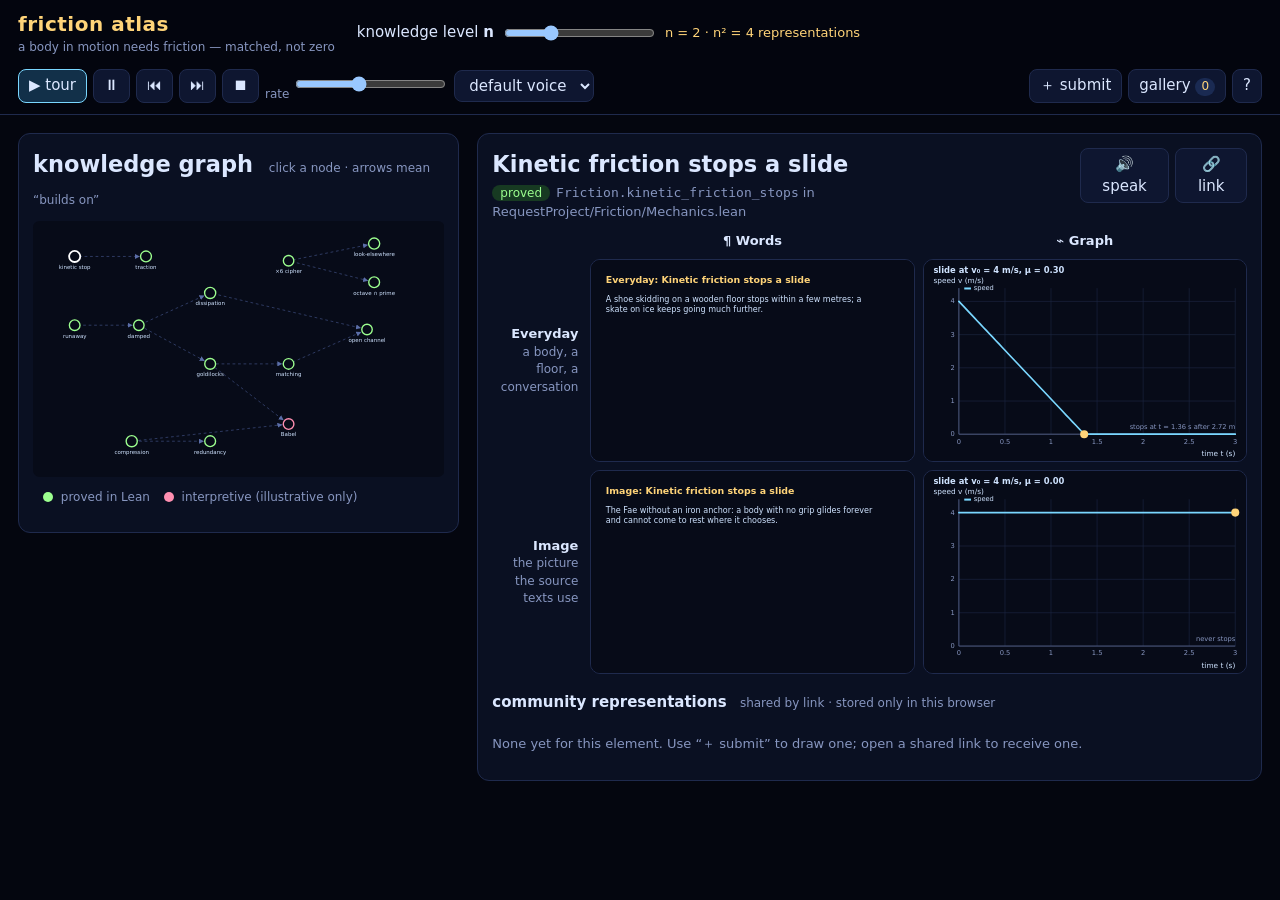
<file: project-17da0589/site/index.html>
<!doctype html>
<html lang="en">
<head>
<meta charset="utf-8">
<meta name="viewport" content="width=device-width, initial-scale=1">
<title>friction atlas — kinetic friction, the Avatar, and language</title>
<meta name="description" content="A spoken, animated atlas of the friction examination: n² representations per knowledge element, SVG animations, and community submissions shared by link.">
<link rel="stylesheet" href="css/atlas.css">
<link rel="icon" href="data:image/svg+xml,<svg xmlns='http://www.w3.org/2000/svg' viewBox='0 0 32 32'><rect width='32' height='32' rx='7' fill='%23070b18'/><path d='M4 22 C10 22 10 10 16 10 C22 10 22 22 28 22' stroke='%23ffd479' stroke-width='3' fill='none' stroke-linecap='round'/></svg>">
</head>
<body>
<header class="top">
  <div class="brand">
    <h1>friction atlas</h1>
    <p class="tag">a body in motion needs friction — matched, not zero</p>
  </div>
  <div class="level" role="group" aria-label="Knowledge level">
    <label for="level">knowledge level <b>n</b></label>
    <input id="level" type="range" min="1" max="5" step="1" value="2">
    <output id="levelOut" for="level">n = 2 · n² = 4 representations</output>
  </div>
  <div class="tourbar" role="group" aria-label="Spoken tour">
    <button id="tourPlay" class="primary" title="Start or resume the spoken tour">▶ tour</button>
    <button id="tourPause" title="Pause">⏸</button>
    <button id="tourPrev" title="Previous step">⏮</button>
    <button id="tourNext" title="Next step">⏭</button>
    <button id="tourStop" title="Stop">⏹</button>
    <label class="small">rate <input id="tourRate" type="range" min="0.6" max="1.6" step="0.1" value="1"></label>
    <select id="tourVoice" aria-label="Voice"><option value="">default voice</option></select>
  </div>
  <nav class="actions">
    <button id="openSubmit">＋ submit</button>
    <button id="openGallery">gallery <span id="galleryCount" class="pill">0</span></button>
    <button id="openHelp" title="About">?</button>
  </nav>
</header>

<div id="caption" class="caption" aria-live="polite" hidden>
  <span id="captionStep" class="pill"></span><span id="captionText"></span>
</div>

<main>
  <section class="graphpane" aria-label="Knowledge graph">
    <h2>knowledge graph <small>click a node · arrows mean “builds on”</small></h2>
    <div id="graph" class="graph"></div>
    <p class="legend"><span class="dot proved"></span> proved in Lean <span class="dot interp"></span> interpretive (illustrative only)</p>
  </section>

  <section id="element" class="elementpane" aria-label="Knowledge element">
    <div class="elhead">
      <div>
        <h2 id="elTitle"></h2>
        <p id="elMeta" class="meta"></p>
      </div>
      <div class="elbtns">
        <button id="elSpeak" title="Read this element aloud">🔊 speak</button>
        <button id="elLink" title="Copy a link to this element at this level">🔗 link</button>
      </div>
    </div>
    <div id="grid" class="grid" role="grid"></div>
    <div id="focus" class="focus" hidden>
      <div class="focushead">
        <h3 id="focusTitle"></h3>
        <div class="focusbtns">
          <button id="focusSpeak">🔊 speak</button>
          <button id="focusLink">🔗 copy link</button>
          <button id="focusSave">⤓ save .svg</button>
          <button id="focusRemix">✎ remix</button>
          <button id="focusClose" aria-label="Close">✕</button>
        </div>
      </div>
      <div id="focusBody" class="focusbody"></div>
      <p id="focusText" class="focustext"></p>
    </div>
    <h3 class="community">community representations <small>shared by link · stored only in this browser</small></h3>
    <div id="community" class="community-list"></div>
  </section>
</main>

<dialog id="submitDlg" aria-labelledby="submitTitle">
  <form method="dialog" id="submitForm">
    <h2 id="submitTitle">submit a representation</h2>
    <p class="hint">There is no server: <b>the link is the submission</b>. It holds everything, in the part of the address after <code>#</code>, which browsers do not send to any website. Anyone who opens it sees your picture and can keep it.</p>
    <div class="row">
      <label>knowledge element
        <select id="sEl"></select>
      </label>
      <label>depth
        <select id="sDepth"></select>
      </label>
    </div>
    <div id="sNewEl" class="row" hidden>
      <label>new element title <input id="sNewTitle" maxlength="120"></label>
      <label>what it says <textarea id="sNewText" rows="2" maxlength="2000"></textarea></label>
    </div>
    <div class="row">
      <label>title <input id="sTitle" maxlength="120" required></label>
      <label>author (optional) <input id="sAuthor" maxlength="80"></label>
    </div>
    <label>note (optional) <textarea id="sNote" rows="2" maxlength="1200"></textarea></label>
    <fieldset class="row">
      <legend>form</legend>
      <label class="inline"><input type="radio" name="sKind" value="formula" checked> animated formula y = f(x, t)</label>
      <label class="inline"><input type="radio" name="sKind" value="svg"> SVG animation (paste)</label>
    </fieldset>
    <div id="sFormula">
      <label>y = <input id="sExpr" class="mono" value="exp(-0.25*x)*sin(4*x - 2*t)" maxlength="400"></label>
      <div class="row">
        <label>x from <input id="sX0" type="number" value="0" step="any"></label>
        <label>to <input id="sX1" type="number" value="12" step="any"></label>
        <label>y from <input id="sY0" type="number" value="-1.2" step="any"></label>
        <label>to <input id="sY1" type="number" value="1.2" step="any"></label>
        <label>loop T <input id="sT" type="number" value="6.283" step="any" min="0.1"></label>
      </div>
      <p class="hint">Allowed: numbers, x, t, pi, e, tau, + − × ÷ ^, and sin cos tan exp log sqrt abs floor ceil atan tanh sign min max pow clamp mod.</p>
    </div>
    <div id="sSvg" hidden>
      <textarea id="sSvgText" class="mono" rows="8" spellcheck="false"></textarea>
      <p class="hint">Plain SVG with SMIL or CSS animation. Scripts, event handlers, links, embedded images and external references are rejected. Submissions are always shown as images, which cannot run code.</p>
    </div>
    <div class="previewrow">
      <div id="sPreview" class="preview"></div>
      <p id="sError" class="error" role="alert"></p>
    </div>
    <div id="sLinkBox" class="linkbox" hidden>
      <input id="sLink" readonly aria-label="Share link">
      <button type="button" id="sCopy">copy</button>
      <a id="sOpen" target="_blank" rel="noopener">open</a>
    </div>
    <menu>
      <button type="button" id="sPreviewBtn">preview</button>
      <button type="button" id="sShare" class="primary">create share link</button>
      <button value="cancel">close</button>
    </menu>
  </form>
</dialog>

<dialog id="receivedDlg" aria-labelledby="receivedTitle">
  <form method="dialog">
    <h2 id="receivedTitle">a representation was shared with you</h2>
    <p id="rMeta" class="meta"></p>
    <div id="rPreview" class="preview big"></div>
    <p id="rNote" class="focustext"></p>
    <p id="rError" class="error" role="alert"></p>
    <menu>
      <button type="button" id="rKeep" class="primary">keep in my gallery</button>
      <button type="button" id="rGo">show its element</button>
      <button value="cancel">close</button>
    </menu>
  </form>
</dialog>

<dialog id="galleryDlg" aria-labelledby="galleryTitle">
  <form method="dialog">
    <h2 id="galleryTitle">my gallery</h2>
    <p class="hint">Everything here lives in this browser only. Export it as a file, or share any item by link.</p>
    <div id="galleryList" class="community-list"></div>
    <menu>
      <button type="button" id="gExport">export .json</button>
      <label class="button">import .json <input id="gImport" type="file" accept="application/json" hidden></label>
      <button value="cancel">close</button>
    </menu>
  </form>
</dialog>

<dialog id="helpDlg" aria-labelledby="helpTitle">
  <form method="dialog">
    <h2 id="helpTitle">about the atlas</h2>
    <p>This atlas presents the examination <i>Kinetic friction and the human Avatar</i> (FRICTION_EXAMINATION.md in the project). Every knowledge element can be shown in five <b>forms</b> (words, graph, symbols, animation, interactive) at five <b>depths</b> (everyday, image, mechanism, formal, limits). At knowledge level <b>n</b> you see the first n forms × the first n depths, so <b>n² representations</b>. Raising n only adds the 2n + 1 new cells; nothing you have seen disappears. These counting facts are proved in Lean (RequestProject/Site/Grid.lean).</p>
    <p>Elements marked <b>proved</b> rest on a Lean theorem in RequestProject/Friction. The Babel element is <b>interpretive</b>: its curves are illustrative, not measured. No theorem here establishes a claim about consciousness, myth or language.</p>
    <p>The spoken tour uses your browser's speech synthesis. If it has none, the captions advance on a reading timer.</p>
    <p>Links: <code>#at=element/depth/form&amp;n=3</code> opens a cell, <code>#tour=5</code> starts the tour at step 5, and <code>#share=…</code> carries a community submission.</p>
    <menu><button value="cancel">close</button></menu>
  </form>
</dialog>

<script src="js/expr.js"></script>
<script src="js/svgkit.js"></script>
<script src="js/knowledge.js"></script>
<script src="js/grid.js"></script>
<script src="js/share.js"></script>
<script src="js/tour.js"></script>
<script src="js/app.js"></script>
</body>
</html>
</file>
<file: project-17da0589/site/css/atlas.css>
:root {
  --bg: #04060f; --panel: #0a1022; --panel2: #0e1630; --line: #1f2a4d;
  --text: #dbe7ff; --dim: #8796c0; --accent: #7ad7ff; --gold: #ffd479; --green: #9cff8f; --pink: #ff8fb1;
  --radius: 12px;
  color-scheme: dark;
}
* { box-sizing: border-box; }
html, body { margin: 0; background: var(--bg); color: var(--text); font: 15px/1.45 ui-sans-serif, system-ui, -apple-system, "Segoe UI", sans-serif; }
code, .mono { font-family: ui-monospace, Menlo, Consolas, monospace; }
h1, h2, h3 { margin: 0; font-weight: 650; }
h2 small, h3 small { color: var(--dim); font-weight: 400; font-size: 12px; margin-left: 8px; }
button, .button, select, input, textarea {
  font: inherit; color: var(--text); background: var(--panel2); border: 1px solid var(--line);
  border-radius: 8px; padding: 5px 10px;
}
button, .button { cursor: pointer; }
button:hover, .button:hover { border-color: var(--accent); }
button:focus-visible, [tabindex]:focus-visible { outline: 2px solid var(--gold); outline-offset: 2px; }
button.primary { background: #123049; border-color: var(--accent); }
.pill { display: inline-block; min-width: 1.6em; padding: 0 6px; border-radius: 999px; background: #1a2a52; color: var(--gold); font-size: 12px; text-align: center; }
.small { font-size: 12px; color: var(--dim); }

.top {
  position: sticky; top: 0; z-index: 5; display: flex; flex-wrap: wrap; gap: 12px 22px; align-items: center;
  padding: 10px 18px; background: rgba(4, 6, 15, 0.92); backdrop-filter: blur(6px); border-bottom: 1px solid var(--line);
}
.brand h1 { font-size: 20px; color: var(--gold); letter-spacing: 0.5px; }
.brand .tag { margin: 0; font-size: 12px; color: var(--dim); }
.level { display: flex; align-items: center; gap: 8px; }
.level output { color: var(--gold); font-size: 13px; min-width: 15em; }
.tourbar, .actions { display: flex; gap: 6px; align-items: center; flex-wrap: wrap; }
.actions { margin-left: auto; }

.caption {
  position: sticky; top: 64px; z-index: 4; margin: 0 18px; padding: 8px 14px; border-radius: 0 0 var(--radius) var(--radius);
  background: #0f1d3a; border: 1px solid var(--accent); border-top: none; font-size: 16px;
}
.caption .pill { margin-right: 10px; }

main { display: grid; grid-template-columns: minmax(320px, 0.9fr) 1.6fr; gap: 18px; padding: 18px; }
@media (max-width: 1050px) { main { grid-template-columns: 1fr; } .caption { top: 0; } }
section { background: var(--panel); border: 1px solid var(--line); border-radius: var(--radius); padding: 14px; }
.graphpane { align-self: start; position: sticky; top: 80px; }
@media (max-width: 1050px) { .graphpane { position: static; } }
.graph svg { width: 100%; height: auto; display: block; margin-top: 8px; }
.graph .node.active circle { stroke: #fff !important; stroke-width: 4; }
.graph .node .count { fill: var(--gold); font-size: 11px; }
.legend { font-size: 12px; color: var(--dim); }
.dot { display: inline-block; width: 10px; height: 10px; border-radius: 50%; margin: 0 4px 0 10px; vertical-align: -1px; }
.dot.proved { background: var(--green); } .dot.interp { background: var(--pink); }

.elhead { display: flex; justify-content: space-between; gap: 12px; align-items: flex-start; }
.elbtns { display: flex; gap: 6px; }
.meta { margin: 4px 0 10px; color: var(--dim); font-size: 13px; }
.badge { padding: 1px 8px; border-radius: 999px; font-size: 12px; margin-right: 6px; }
.badge.proved { background: #173a22; color: var(--green); } .badge.interpretive { background: #3a1726; color: var(--pink); }

.grid { display: grid; gap: 8px; align-items: stretch; }
.grid .hdr { font-size: 12px; color: var(--dim); text-align: center; align-self: end; }
.grid .rowhdr { font-size: 12px; color: var(--dim); writing-mode: horizontal-tb; align-self: center; text-align: right; padding-right: 4px; }
.grid .rowhdr b, .grid .hdr b { color: var(--text); display: block; font-size: 13px; }
.cell {
  position: relative; border: 1px solid var(--line); border-radius: 10px; background: #070b18; overflow: hidden; cursor: pointer;
  transition: transform 0.12s, border-color 0.12s;
}
.cell:hover { border-color: var(--accent); transform: translateY(-1px); }
.cell.tourfocus, button.tourfocus { border-color: var(--gold); box-shadow: 0 0 0 2px rgba(255, 212, 121, 0.35); }
.cell.new { animation: arrive 0.9s ease-out; }
@keyframes arrive { from { box-shadow: 0 0 0 3px var(--gold); } to { box-shadow: none; } }
.cell img, .cell svg { width: 100%; height: auto; display: block; }
.cell .tagline { position: absolute; left: 6px; bottom: 4px; font-size: 10px; color: var(--dim); background: rgba(7, 11, 24, 0.8); padding: 0 5px; border-radius: 4px; }

.focus { margin-top: 14px; border: 1px solid var(--gold); border-radius: var(--radius); padding: 12px; background: #080d1d; }
.focushead { display: flex; justify-content: space-between; gap: 10px; flex-wrap: wrap; align-items: center; }
.focusbtns { display: flex; gap: 6px; flex-wrap: wrap; }
.focusbody { margin-top: 10px; }
.focusbody img, .focusbody svg { width: 100%; max-width: 760px; height: auto; display: block; margin: 0 auto; }
.focustext { color: var(--dim); max-width: 760px; margin: 10px auto 0; }
.slider { display: flex; gap: 10px; align-items: center; max-width: 760px; margin: 10px auto 0; font-size: 13px; }
.slider input { flex: 1; }

.community { margin-top: 18px; font-size: 15px; }
.community-list { display: grid; grid-template-columns: repeat(auto-fill, minmax(210px, 1fr)); gap: 10px; margin-top: 8px; }
.community-list .empty { color: var(--dim); font-size: 13px; grid-column: 1 / -1; }
.card { border: 1px solid var(--line); border-radius: 10px; padding: 6px; background: #070b18; font-size: 12px; }
.card img { width: 100%; height: auto; display: block; border-radius: 6px; }
.card .t { color: var(--text); font-weight: 600; margin: 4px 2px 0; }
.card .m { color: var(--dim); margin: 0 2px; }
.card .b { display: flex; gap: 4px; margin-top: 4px; flex-wrap: wrap; }
.card .b button { padding: 2px 7px; font-size: 12px; }

dialog { background: var(--panel); color: var(--text); border: 1px solid var(--accent); border-radius: var(--radius); max-width: min(860px, 96vw); width: 100%; padding: 18px; }
dialog::backdrop { background: rgba(0, 0, 0, 0.6); }
dialog h2 { color: var(--gold); margin-bottom: 8px; }
dialog label { display: flex; flex-direction: column; gap: 3px; font-size: 13px; color: var(--dim); margin: 6px 0; flex: 1; }
dialog label.inline { flex-direction: row; align-items: center; gap: 6px; color: var(--text); }
dialog .row { display: flex; gap: 10px; flex-wrap: wrap; border: none; padding: 0; margin: 0; }
dialog fieldset legend { font-size: 13px; color: var(--dim); }
dialog textarea, dialog input { width: 100%; }
dialog input[type=radio] { width: auto; }
dialog menu { display: flex; gap: 8px; justify-content: flex-end; padding: 0; margin: 14px 0 0; flex-wrap: wrap; }
.hint { font-size: 12px; color: var(--dim); }
.error { color: var(--pink); min-height: 1.2em; }
.previewrow { display: flex; gap: 12px; align-items: flex-start; flex-wrap: wrap; }
.preview { width: 360px; max-width: 100%; min-height: 60px; border: 1px dashed var(--line); border-radius: 10px; }
.preview.big { width: 100%; }
.preview img { width: 100%; display: block; border-radius: 10px; }
.linkbox { display: flex; gap: 6px; margin-top: 8px; align-items: center; }
.linkbox input { flex: 1; font-size: 12px; }
.linkbox a { color: var(--accent); }
@media (prefers-reduced-motion: reduce) { .cell { transition: none; } .cell.new { animation: none; } }
</file>
